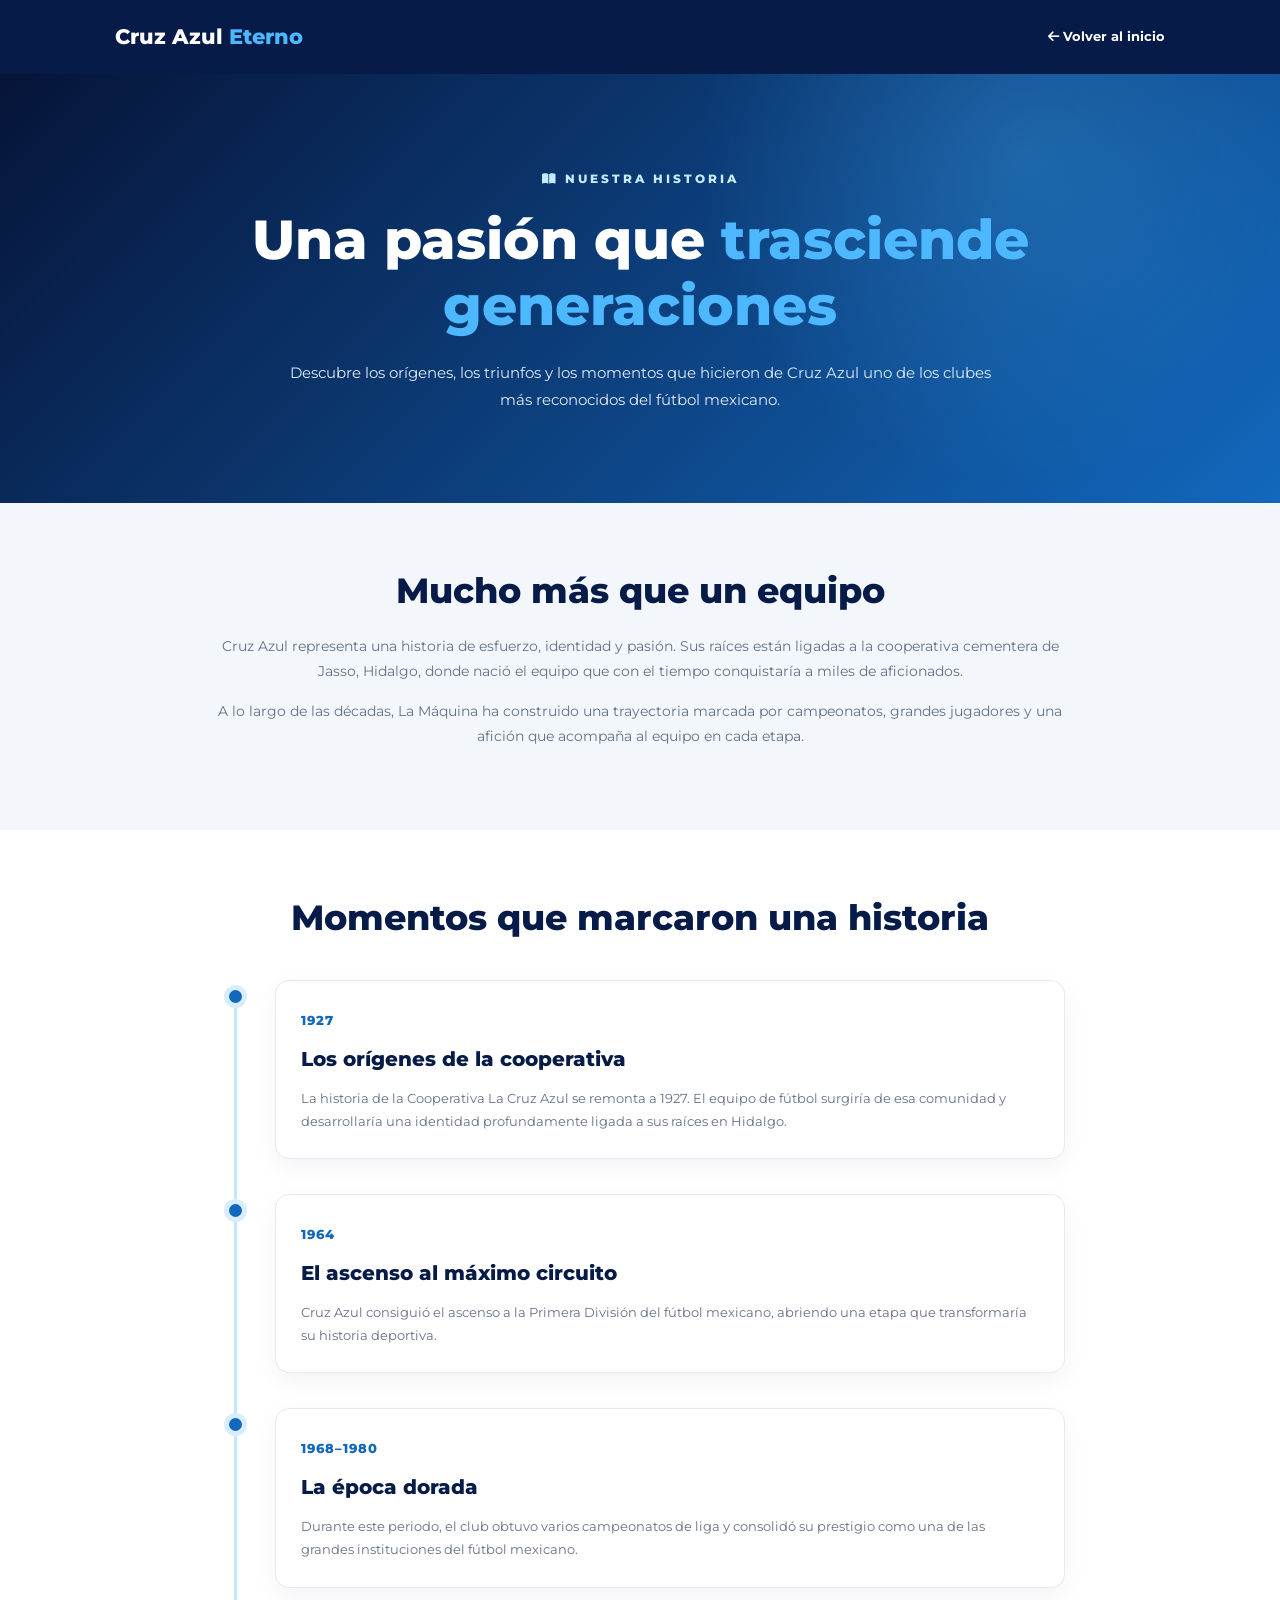
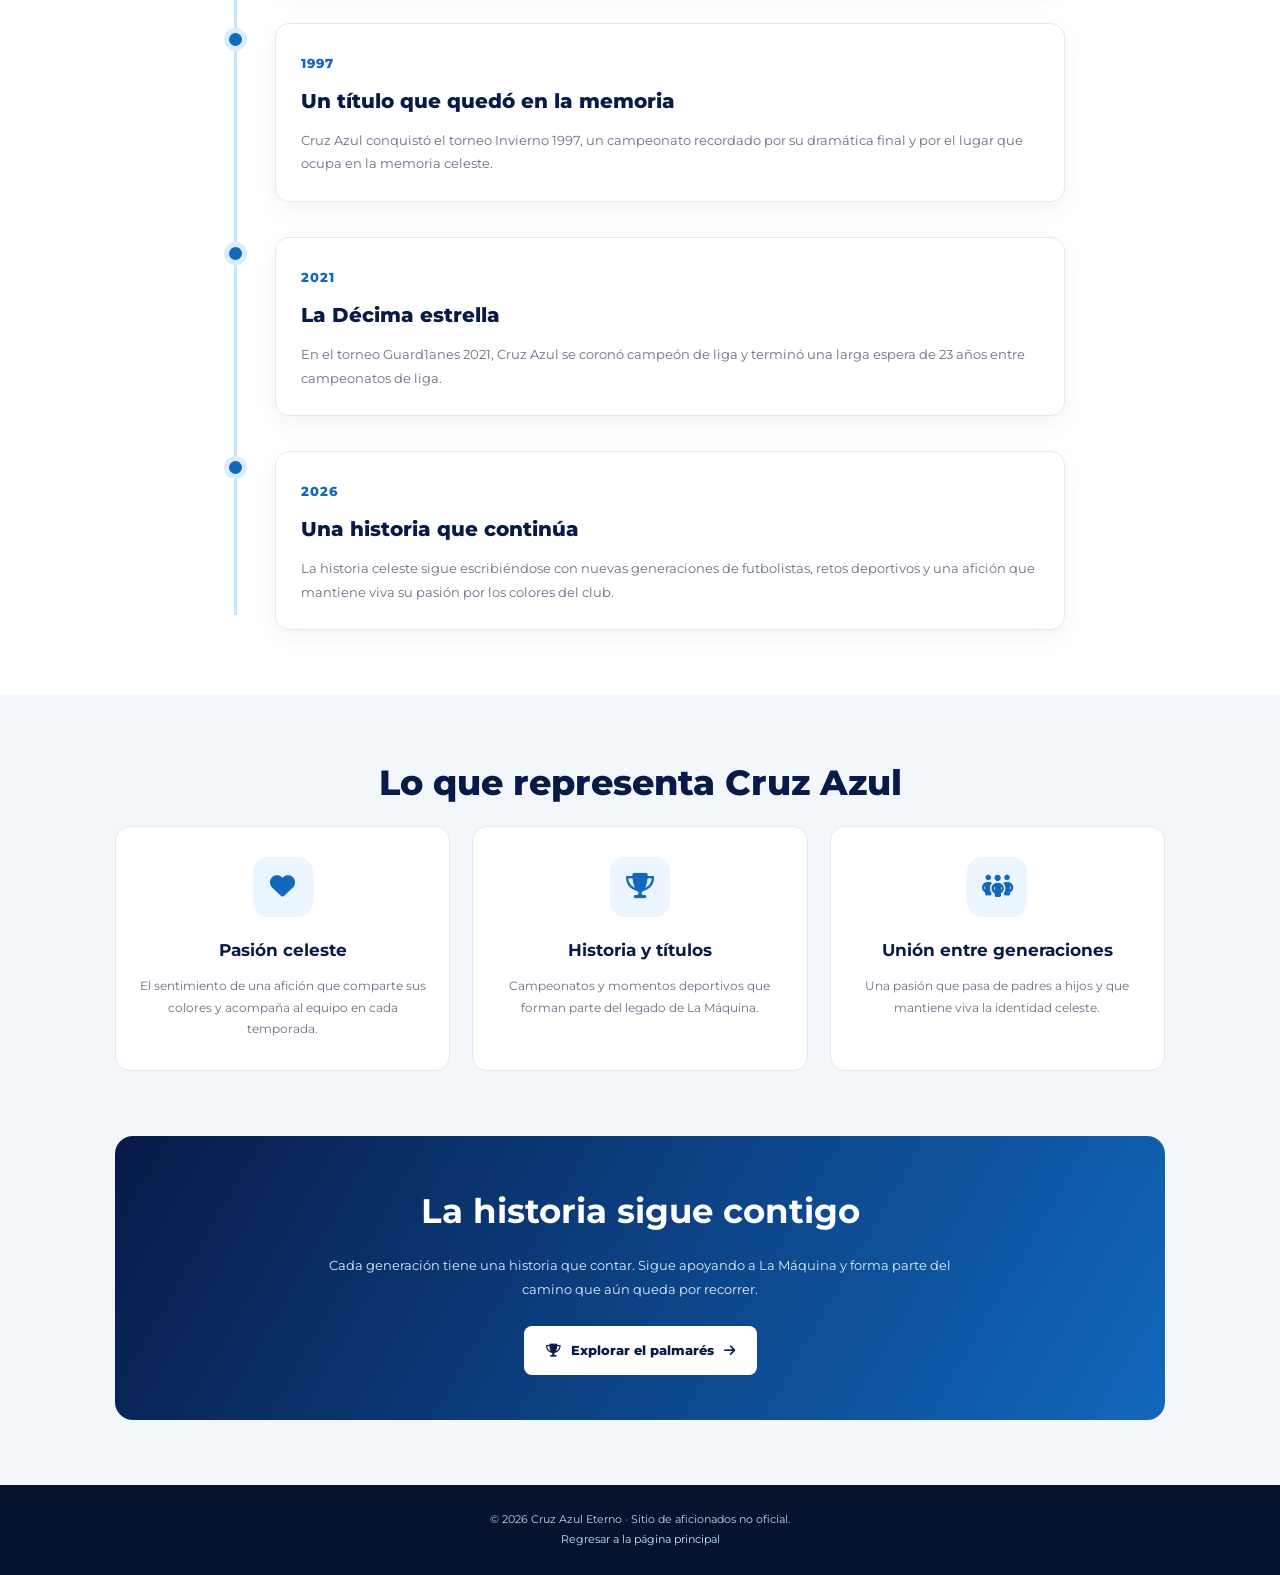
<file: historia.html>
<!DOCTYPE html>
<html lang="es">
<head>
    <meta charset="UTF-8">
    <meta name="viewport" content="width=device-width, initial-scale=1.0">
    <meta name="theme-color" content="#071b49">

    <title>Nuestra historia | Cruz Azul Eterno</title>

    <link href="https://fonts.googleapis.com/css2?family=Montserrat:wght@400;500;600;700;800&display=swap"
          rel="stylesheet">

    <link rel="stylesheet"
          href="https://cdnjs.cloudflare.com/ajax/libs/font-awesome/6.5.2/css/all.min.css">

    <style>
        :root {
            --azul: #071b49;
            --azul-claro: #1268bd;
            --celeste: #4db8ff;
            --fondo: #f3f6fb;
            --texto: #344054;
            --gris: #667085;
        }

        * {
            margin: 0;
            padding: 0;
            box-sizing: border-box;
        }

        html {
            scroll-behavior: smooth;
        }

        body {
            font-family: 'Montserrat', sans-serif;
            background: var(--fondo);
            color: var(--texto);
            line-height: 1.8;
        }

        a {
            text-decoration: none;
        }

        .contenedor {
            width: min(1050px, 92%);
            margin: auto;
        }

        header {
            background: var(--azul);
            padding: 18px 0;
        }

        .barra {
            display: flex;
            align-items: center;
            justify-content: space-between;
            gap: 20px;
        }

        .logo {
            color: white;
            font-size: 21px;
            font-weight: 800;
        }

        .logo span {
            color: var(--celeste);
        }

        .volver {
            color: white;
            font-size: 13px;
            font-weight: 700;
        }

        .volver:hover {
            color: var(--celeste);
        }

        .hero {
            padding: 90px 20px;
            text-align: center;
            color: white;
            background:
                radial-gradient(circle at 80% 20%,
                rgba(77,184,255,.25), transparent 30%),
                linear-gradient(135deg, #061438, #1268bd);
        }

        .etiqueta {
            display: inline-block;
            color: #c6eaff;
            font-size: 12px;
            font-weight: 800;
            letter-spacing: 3px;
            margin-bottom: 18px;
        }

        .hero h1 {
            max-width: 850px;
            margin: 0 auto 20px;
            font-size: clamp(32px, 5vw, 55px);
            line-height: 1.2;
            font-weight: 800;
        }

        .hero h1 span {
            color: var(--celeste);
        }

        .hero p {
            max-width: 720px;
            margin: auto;
            color: #e0ebfc;
            font-size: 15px;
        }

        .seccion {
            padding: 65px 0;
        }

        .introduccion {
            max-width: 850px;
            margin: auto;
            text-align: center;
        }

        .introduccion h2,
        .titulo-seccion {
            color: var(--azul);
            font-size: clamp(25px, 4vw, 35px);
            font-weight: 800;
            line-height: 1.3;
            margin-bottom: 20px;
        }

        .introduccion p {
            color: var(--gris);
            font-size: 14px;
            margin-bottom: 15px;
        }

        .linea-tiempo {
            position: relative;
            max-width: 850px;
            margin: 40px auto 0;
        }

        .linea-tiempo::before {
            content: "";
            position: absolute;
            left: 19px;
            top: 12px;
            bottom: 15px;
            width: 3px;
            background: #c6e5ff;
        }

        .momento {
            position: relative;
            padding: 0 0 35px 60px;
        }

        .momento:last-child {
            padding-bottom: 0;
        }

        .punto {
            position: absolute;
            top: 5px;
            left: 9px;
            width: 23px;
            height: 23px;
            border: 5px solid #d9edff;
            border-radius: 50%;
            background: var(--azul-claro);
            z-index: 1;
        }

        .momento-contenido {
            padding: 25px;
            border: 1px solid #e3eaf3;
            border-radius: 14px;
            background: white;
            box-shadow: 0 8px 25px rgba(7,27,73,.05);
        }

        .anio {
            display: inline-block;
            color: var(--azul-claro);
            font-size: 13px;
            font-weight: 800;
            letter-spacing: 1px;
            margin-bottom: 8px;
        }

        .momento h3 {
            color: var(--azul);
            font-size: 20px;
            font-weight: 800;
            margin-bottom: 10px;
        }

        .momento p {
            color: var(--gris);
            font-size: 13px;
        }

        .valores {
            background: white;
        }

        .valores h2 {
            text-align: center;
            margin-bottom: 35px;
        }

        .rejilla {
            display: grid;
            grid-template-columns: repeat(3, minmax(0, 1fr));
            gap: 22px;
        }

        .tarjeta {
            padding: 30px 22px;
            text-align: center;
            border: 1px solid #e5eaf2;
            border-radius: 15px;
            background: #fff;
            transition: transform .3s, box-shadow .3s;
        }

        .tarjeta:hover {
            transform: translateY(-5px);
            box-shadow: 0 12px 30px rgba(7,27,73,.09);
        }

        .tarjeta i {
            display: grid;
            place-items: center;
            width: 60px;
            height: 60px;
            margin: 0 auto 18px;
            border-radius: 15px;
            color: var(--azul-claro);
            background: #eaf5ff;
            font-size: 25px;
        }

        .tarjeta h3 {
            color: var(--azul);
            font-size: 17px;
            margin-bottom: 10px;
        }

        .tarjeta p {
            color: var(--gris);
            font-size: 12px;
        }

        .llamado {
            padding: 45px 25px;
            border-radius: 18px;
            text-align: center;
            color: white;
            background: linear-gradient(120deg, #071b49, #1268bd);
        }

        .llamado h2 {
            font-size: clamp(24px, 4vw, 34px);
            margin-bottom: 12px;
        }

        .llamado p {
            max-width: 650px;
            margin: 0 auto 25px;
            color: #e0ebfc;
            font-size: 13px;
        }

        .boton {
            display: inline-flex;
            align-items: center;
            justify-content: center;
            gap: 10px;
            padding: 13px 22px;
            border-radius: 8px;
            color: var(--azul);
            background: white;
            font-size: 13px;
            font-weight: 800;
            transition: transform .25s;
        }

        .boton:hover {
            color: var(--azul-claro);
            transform: translateY(-3px);
        }

        footer {
            margin-top: 65px;
            padding: 25px 0;
            text-align: center;
            color: #c5d2e7;
            background: #06132f;
            font-size: 11px;
        }

        @media (max-width: 700px) {
            .hero {
                padding: 65px 15px;
            }

            .rejilla {
                grid-template-columns: 1fr;
            }

            .seccion {
                padding: 45px 0;
            }

            .momento {
                padding-left: 48px;
            }

            .linea-tiempo::before {
                left: 15px;
            }

            .punto {
                left: 5px;
            }

            .momento-contenido {
                padding: 20px;
            }

            .logo {
                font-size: 17px;
            }
        }
    </style>
</head>

<body>

<header>
    <div class="contenedor barra">
        <a href="eterno.html" class="logo">
            Cruz Azul <span>Eterno</span>
        </a>

        <a href="eterno.html" class="volver">
            <i class="fa-solid fa-arrow-left"></i>
            Volver al inicio
        </a>
    </div>
</header>

<main>

    <section class="hero">
        <span class="etiqueta">
            <i class="fa-solid fa-book-open"></i>
            NUESTRA HISTORIA
        </span>

        <h1>
            Una pasión que <span>trasciende generaciones</span>
        </h1>

        <p>
            Descubre los orígenes, los triunfos y los momentos que
            hicieron de Cruz Azul uno de los clubes más reconocidos
            del fútbol mexicano.
        </p>
    </section>

    <section class="seccion">
        <div class="contenedor introduccion">

            <h2>Mucho más que un equipo</h2>

            <p>
                Cruz Azul representa una historia de esfuerzo, identidad
                y pasión. Sus raíces están ligadas a la cooperativa cementera
                de Jasso, Hidalgo, donde nació el equipo que con el tiempo
                conquistaría a miles de aficionados.
            </p>

            <p>
                A lo largo de las décadas, La Máquina ha construido una
                trayectoria marcada por campeonatos, grandes jugadores
                y una afición que acompaña al equipo en cada etapa.
            </p>

        </div>
    </section>

    <section class="seccion valores">
        <div class="contenedor">

            <h2 class="titulo-seccion">
                Momentos que marcaron una historia
            </h2>

            <div class="linea-tiempo">

                <article class="momento">
                    <span class="punto"></span>

                    <div class="momento-contenido">
                        <span class="anio">1927</span>
                        <h3>Los orígenes de la cooperativa</h3>
                        <p>
                            La historia de la Cooperativa La Cruz Azul
                            se remonta a 1927. El equipo de fútbol surgiría
                            de esa comunidad y desarrollaría una identidad
                            profundamente ligada a sus raíces en Hidalgo.
                        </p>
                    </div>
                </article>

                <article class="momento">
                    <span class="punto"></span>

                    <div class="momento-contenido">
                        <span class="anio">1964</span>
                        <h3>El ascenso al máximo circuito</h3>
                        <p>
                            Cruz Azul consiguió el ascenso a la Primera
                            División del fútbol mexicano, abriendo una
                            etapa que transformaría su historia deportiva.
                        </p>
                    </div>
                </article>

                <article class="momento">
                    <span class="punto"></span>

                    <div class="momento-contenido">
                        <span class="anio">1968–1980</span>
                        <h3>La época dorada</h3>
                        <p>
                            Durante este periodo, el club obtuvo varios
                            campeonatos de liga y consolidó su prestigio
                            como una de las grandes instituciones del fútbol
                            mexicano.
                        </p>
                    </div>
                </article>

                <article class="momento">
                    <span class="punto"></span>

                    <div class="momento-contenido">
                        <span class="anio">1997</span>
                        <h3>Un título que quedó en la memoria</h3>
                        <p>
                            Cruz Azul conquistó el torneo Invierno 1997,
                            un campeonato recordado por su dramática final
                            y por el lugar que ocupa en la memoria celeste.
                        </p>
                    </div>
                </article>

                <article class="momento">
                    <span class="punto"></span>

                    <div class="momento-contenido">
                        <span class="anio">2021</span>
                        <h3>La Décima estrella</h3>
                        <p>
                            En el torneo Guard1anes 2021, Cruz Azul se
                            coronó campeón de liga y terminó una larga
                            espera de 23 años entre campeonatos de liga.
                        </p>
                    </div>
                </article>

                <article class="momento">
                    <span class="punto"></span>

                    <div class="momento-contenido">
                        <span class="anio">2026</span>
                        <h3>Una historia que continúa</h3>
                        <p>
                            La historia celeste sigue escribiéndose con
                            nuevas generaciones de futbolistas, retos
                            deportivos y una afición que mantiene viva
                            su pasión por los colores del club.
                        </p>
                    </div>
                </article>

            </div>
        </div>
    </section>

    <section class="seccion">
        <div class="contenedor">

            <h2 class="titulo-seccion" style="text-align:center">
                Lo que representa Cruz Azul
            </h2>

            <div class="rejilla">

                <article class="tarjeta">
                    <i class="fa-solid fa-heart"></i>
                    <h3>Pasión celeste</h3>
                    <p>
                        El sentimiento de una afición que comparte
                        sus colores y acompaña al equipo en cada temporada.
                    </p>
                </article>

                <article class="tarjeta">
                    <i class="fa-solid fa-trophy"></i>
                    <h3>Historia y títulos</h3>
                    <p>
                        Campeonatos y momentos deportivos que forman
                        parte del legado de La Máquina.
                    </p>
                </article>

                <article class="tarjeta">
                    <i class="fa-solid fa-people-group"></i>
                    <h3>Unión entre generaciones</h3>
                    <p>
                        Una pasión que pasa de padres a hijos y que
                        mantiene viva la identidad celeste.
                    </p>
                </article>

            </div>

        </div>
    </section>

    <section class="contenedor">
        <div class="llamado">

            <h2>La historia sigue contigo</h2>

            <p>
                Cada generación tiene una historia que contar.
                Sigue apoyando a La Máquina y forma parte del camino
                que aún queda por recorrer.
            </p>

            <a href="titulos.html" class="boton">
                <i class="fa-solid fa-trophy"></i>
                Explorar el palmarés
                <i class="fa-solid fa-arrow-right"></i>
            </a>

        </div>
    </section>

</main>

<footer>
    <div class="contenedor">
        © 2026 Cruz Azul Eterno · Sitio de aficionados no oficial.
        <br>
        <a href="eterno.html" style="color:#c5e9ff">
            Regresar a la página principal
        </a>
    </div>
</footer>

</body>
</html>
</file>
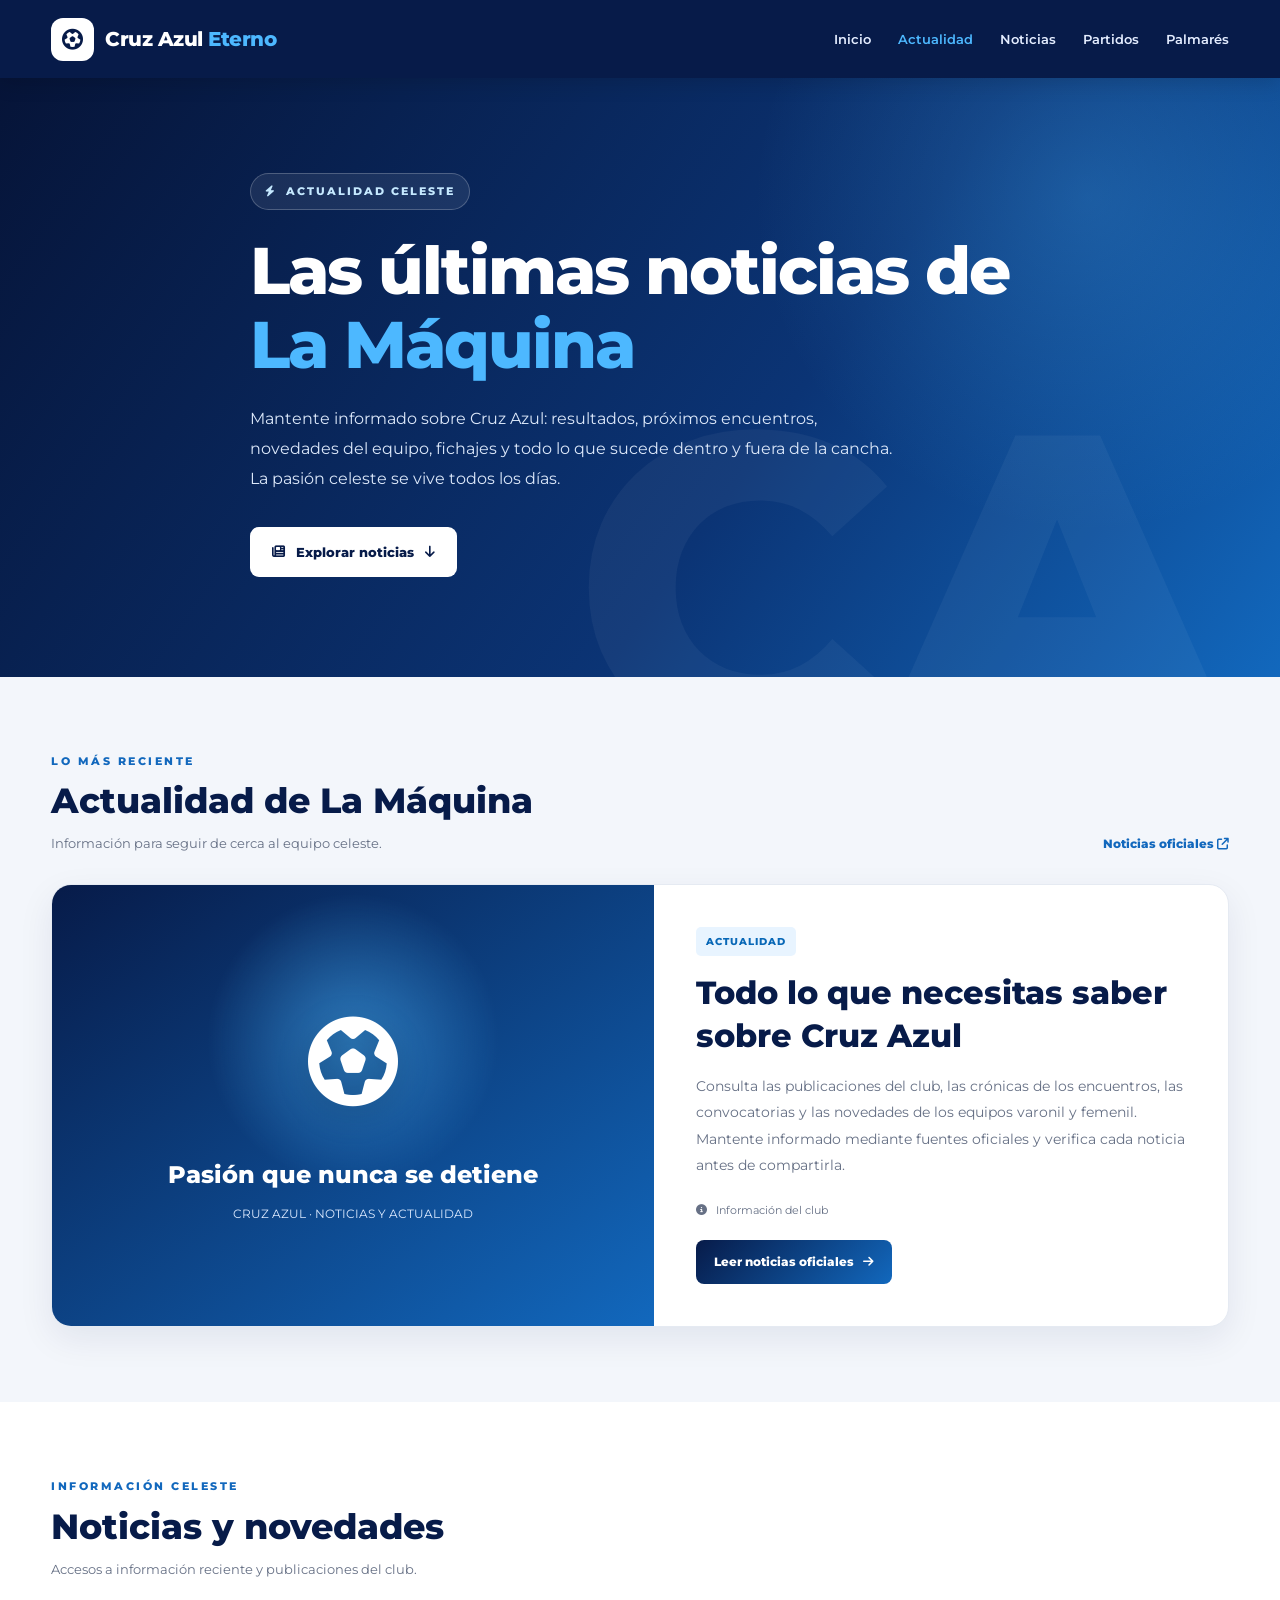
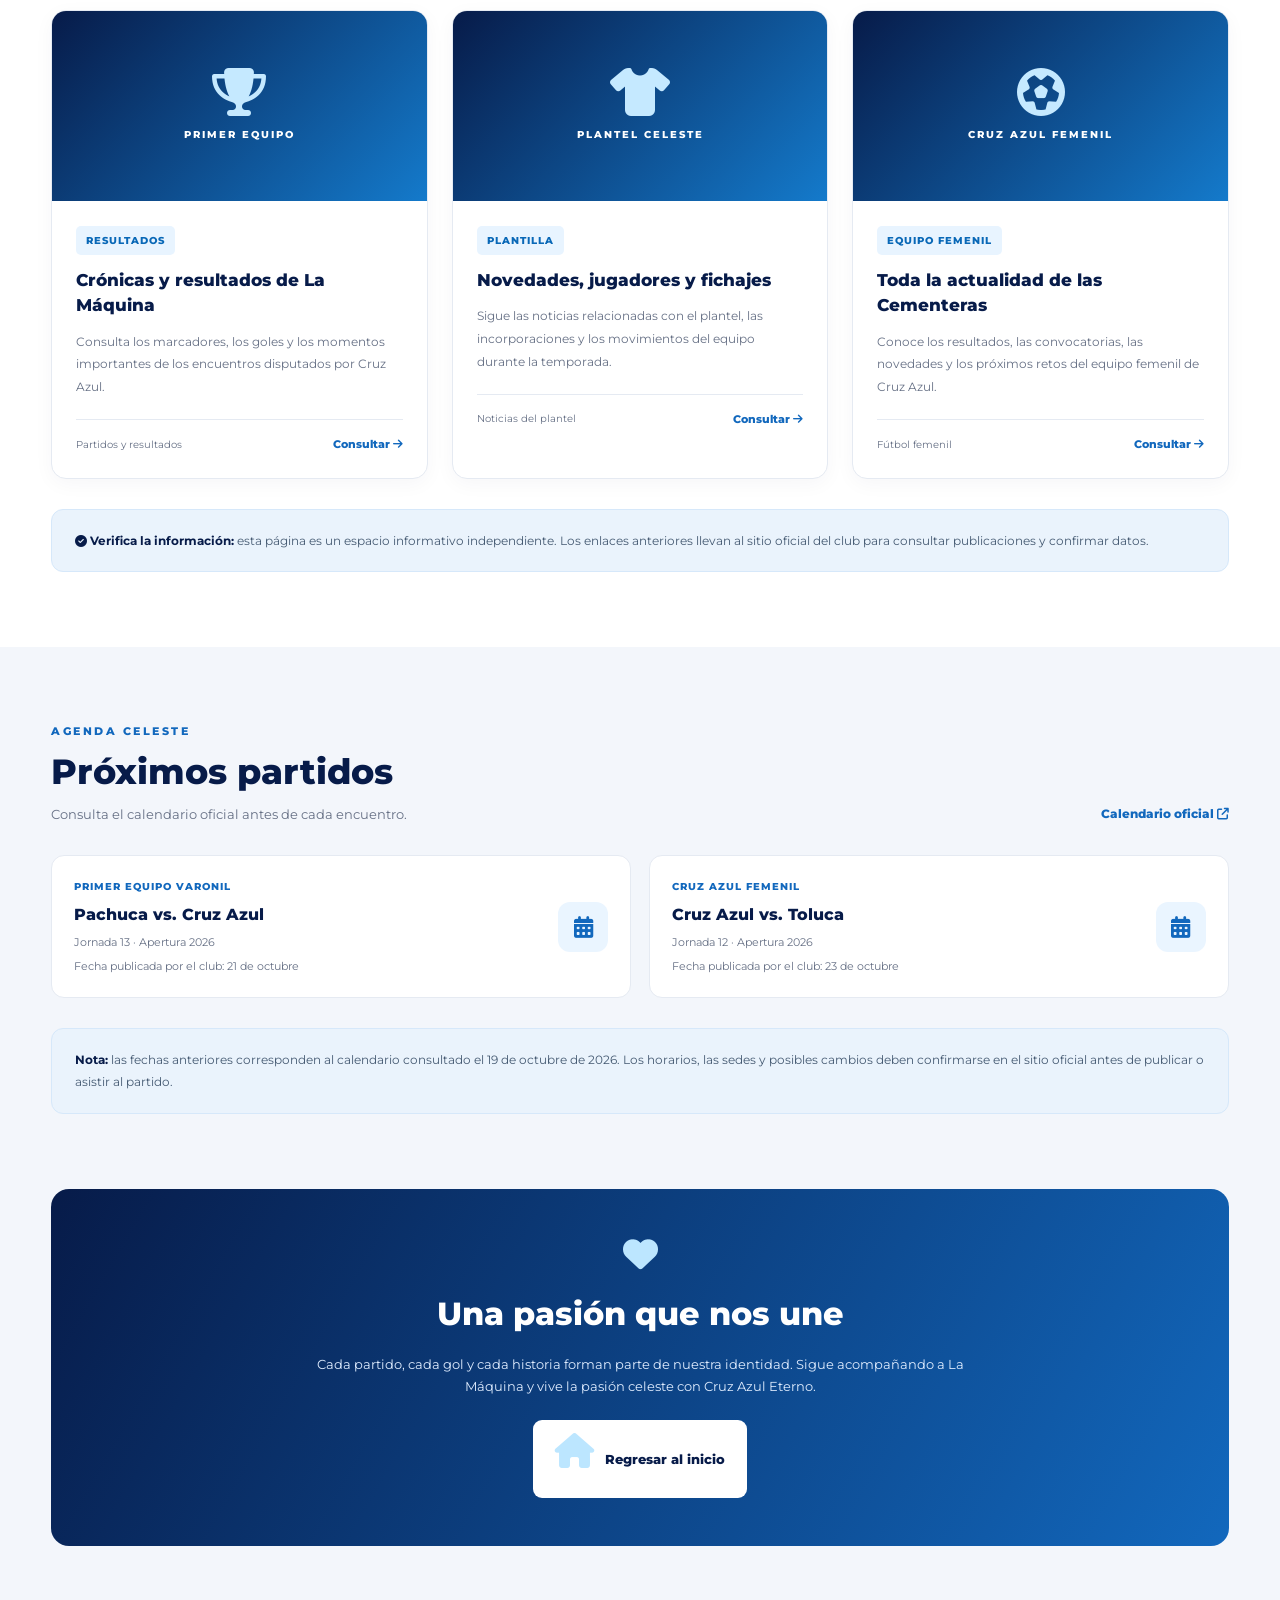
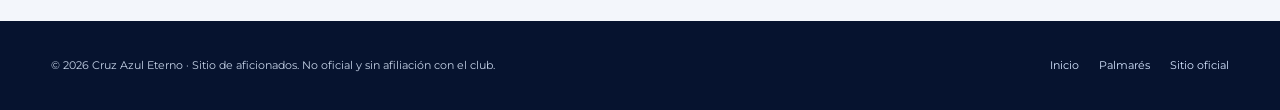
<file: noticias.html>
<!DOCTYPE html>
<html lang="es">
<head>
    <meta charset="UTF-8">
    <meta name="viewport" content="width=device-width, initial-scale=1.0">

    <meta name="description" content="Cruz Azul Eterno: noticias, resultados, fichajes y actualidad de La Máquina Celeste.">

    <meta name="theme-color" content="#071b49">

    <title>Actualidad | Cruz Azul Eterno</title>

    <link rel="preconnect" href="https://fonts.googleapis.com">
    <link href="https://fonts.googleapis.com/css2?family=Montserrat:wght@400;500;600;700;800&display=swap" rel="stylesheet">

    <link rel="stylesheet"
          href="https://cdnjs.cloudflare.com/ajax/libs/font-awesome/6.5.2/css/all.min.css">

    <style>
        :root {
            --azul: #071b49;
            --azul-claro: #1268bd;
            --celeste: #4db8ff;
            --blanco: #ffffff;
            --fondo: #f3f6fb;
            --texto: #263449;
            --gris: #667085;
            --borde: #e5eaf2;
            --sombra: 0 12px 35px rgba(7, 27, 73, .08);
        }

        * {
            margin: 0;
            padding: 0;
            box-sizing: border-box;
        }

        html {
            scroll-behavior: smooth;
            scroll-padding-top: 90px;
        }

        body {
            font-family: 'Montserrat', sans-serif;
            background: var(--fondo);
            color: var(--texto);
            line-height: 1.7;
        }

        a {
            text-decoration: none;
        }

        img {
            display: block;
            max-width: 100%;
        }

        .contenedor {
            width: min(1180px, 92%);
            margin: 0 auto;
        }

        /* ENCABEZADO */

        .encabezado {
            background: var(--azul);
            color: var(--blanco);
            position: sticky;
            top: 0;
            z-index: 1000;
            box-shadow: 0 4px 20px rgba(0, 0, 0, .15);
        }

        .barra {
            min-height: 78px;
            display: flex;
            align-items: center;
            justify-content: space-between;
            gap: 25px;
        }

        .marca {
            color: var(--blanco);
            font-size: 20px;
            font-weight: 800;
            letter-spacing: -.5px;
            display: flex;
            align-items: center;
            gap: 11px;
        }

        .marca-icono {
            width: 43px;
            height: 43px;
            display: grid;
            place-items: center;
            border-radius: 12px;
            color: var(--azul);
            background: var(--blanco);
            font-size: 21px;
        }

        .marca span span {
            color: var(--celeste);
        }

        .navegacion {
            display: flex;
            align-items: center;
            gap: 27px;
        }

        .navegacion a {
            color: #e4edff;
            font-size: 13px;
            font-weight: 600;
            transition: color .25s ease;
        }

        .navegacion a:hover,
        .navegacion a.activo {
            color: var(--celeste);
        }

        .boton-menu {
            display: none;
            border: 0;
            background: transparent;
            color: white;
            font-size: 25px;
            cursor: pointer;
        }

        /* PORTADA */

        .portada {
            position: relative;
            overflow: hidden;
            padding: 95px 0 100px;
            color: var(--blanco);
            background:
                radial-gradient(circle at 85% 20%, rgba(77, 184, 255, .24), transparent 28%),
                linear-gradient(125deg, #061438 0%, #0b3475 60%, #1268bd 100%);
        }

        .portada::after {
            content: "CA";
            position: absolute;
            right: 4%;
            bottom: -125px;
            font-size: clamp(220px, 34vw, 460px);
            font-weight: 800;
            line-height: 1;
            color: rgba(255, 255, 255, .045);
            pointer-events: none;
        }

        .portada-contenido {
            position: relative;
            z-index: 1;
            max-width: 780px;
        }

        .etiqueta-portada {
            display: inline-flex;
            align-items: center;
            gap: 9px;
            padding: 8px 14px;
            border: 1px solid rgba(255, 255, 255, .22);
            background: rgba(255, 255, 255, .08);
            border-radius: 30px;
            font-size: 11px;
            font-weight: 800;
            letter-spacing: 2px;
            color: #c5e9ff;
            margin-bottom: 24px;
        }

        .portada h1 {
            font-size: clamp(36px, 6vw, 66px);
            font-weight: 800;
            line-height: 1.12;
            letter-spacing: -2px;
            margin-bottom: 22px;
        }

        .portada h1 span {
            color: var(--celeste);
        }

        .portada p {
            max-width: 650px;
            color: #dce8fa;
            font-size: 16px;
            line-height: 1.9;
            margin-bottom: 32px;
        }

        .boton-principal {
            display: inline-flex;
            align-items: center;
            gap: 11px;
            padding: 14px 22px;
            border-radius: 9px;
            background: var(--blanco);
            color: var(--azul);
            font-weight: 800;
            font-size: 13px;
            transition: transform .25s, box-shadow .25s;
        }

        .boton-principal:hover {
            transform: translateY(-3px);
            box-shadow: 0 10px 25px rgba(0, 0, 0, .2);
        }

        /* CONTENIDO */

        .seccion {
            padding: 75px 0;
        }

        .encabezado-seccion {
            display: flex;
            justify-content: space-between;
            align-items: end;
            gap: 20px;
            margin-bottom: 30px;
        }

        .subtitulo {
            display: block;
            color: var(--azul-claro);
            text-transform: uppercase;
            letter-spacing: 2.5px;
            font-size: 11px;
            font-weight: 800;
            margin-bottom: 9px;
        }

        .encabezado-seccion h2 {
            color: var(--azul);
            font-size: clamp(25px, 4vw, 35px);
            font-weight: 800;
            line-height: 1.25;
        }

        .encabezado-seccion p {
            color: var(--gris);
            font-size: 13px;
            margin-top: 9px;
        }

        .enlace-oficial {
            color: var(--azul-claro);
            font-size: 12px;
            font-weight: 800;
            white-space: nowrap;
        }

        .enlace-oficial:hover {
            color: var(--azul);
        }

        /* NOTICIA DESTACADA */

        .destacada {
            display: grid;
            grid-template-columns: 1.05fr 1fr;
            background: var(--blanco);
            border-radius: 20px;
            overflow: hidden;
            box-shadow: var(--sombra);
            border: 1px solid var(--borde);
        }

        .destacada-imagen {
            min-height: 350px;
            display: flex;
            align-items: center;
            justify-content: center;
            padding: 35px;
            text-align: center;
            color: white;
            background:
                radial-gradient(circle at 50% 35%, rgba(77, 184, 255, .5), transparent 35%),
                linear-gradient(145deg, #071b49, #1268bd);
        }

        .destacada-imagen .icono-grande {
            font-size: 90px;
            margin-bottom: 15px;
            filter: drop-shadow(0 8px 15px rgba(0, 0, 0, .2));
        }

        .destacada-imagen h3 {
            font-size: 24px;
            font-weight: 800;
        }

        .destacada-imagen p {
            color: #dceaff;
            font-size: 12px;
            margin-top: 8px;
        }

        .destacada-texto {
            padding: 42px;
            display: flex;
            flex-direction: column;
            align-items: flex-start;
            justify-content: center;
        }

        .categoria {
            display: inline-block;
            color: #0968b7;
            background: #e8f4ff;
            border-radius: 5px;
            padding: 6px 10px;
            font-size: 10px;
            font-weight: 800;
            letter-spacing: 1px;
            margin-bottom: 15px;
        }

        .destacada-texto h3 {
            color: var(--azul);
            font-size: clamp(23px, 3vw, 32px);
            line-height: 1.35;
            font-weight: 800;
            margin-bottom: 15px;
        }

        .destacada-texto p {
            color: var(--gris);
            font-size: 14px;
            line-height: 1.9;
            margin-bottom: 22px;
        }

        .fecha {
            color: var(--gris);
            font-size: 11px;
            margin-bottom: 20px;
        }

        .fecha i {
            margin-right: 6px;
        }

        .boton-noticia {
            display: inline-flex;
            align-items: center;
            gap: 9px;
            padding: 12px 18px;
            color: white;
            background: linear-gradient(135deg, var(--azul), var(--azul-claro));
            border-radius: 8px;
            font-size: 12px;
            font-weight: 800;
            transition: transform .25s;
        }

        .boton-noticia:hover {
            color: white;
            transform: translateY(-3px);
        }

        /* TARJETAS */

        .fondo-blanco {
            background: white;
        }

        .rejilla-noticias {
            display: grid;
            grid-template-columns: repeat(3, minmax(0, 1fr));
            gap: 24px;
        }

        .tarjeta {
            overflow: hidden;
            background: white;
            border: 1px solid var(--borde);
            border-radius: 15px;
            box-shadow: 0 5px 20px rgba(7, 27, 73, .04);
            transition: transform .3s, box-shadow .3s;
        }

        .tarjeta:hover {
            transform: translateY(-6px);
            box-shadow: var(--sombra);
        }

        .tarjeta-imagen {
            height: 190px;
            display: flex;
            align-items: center;
            justify-content: center;
            flex-direction: column;
            gap: 10px;
            color: white;
            background: linear-gradient(135deg, #071b49, #147acb);
        }

        .tarjeta-imagen i {
            font-size: 48px;
            color: #c5e9ff;
        }

        .tarjeta-imagen span {
            font-size: 10px;
            font-weight: 800;
            letter-spacing: 2px;
        }

        .tarjeta-contenido {
            padding: 24px;
        }

        .tarjeta-contenido .categoria {
            margin-bottom: 13px;
        }

        .tarjeta-contenido h3 {
            color: var(--azul);
            font-size: 17px;
            line-height: 1.5;
            font-weight: 800;
            margin-bottom: 12px;
        }

        .tarjeta-contenido p {
            color: var(--gris);
            font-size: 12px;
            line-height: 1.9;
            margin-bottom: 20px;
        }

        .tarjeta-pie {
            display: flex;
            align-items: center;
            justify-content: space-between;
            gap: 12px;
            padding-top: 15px;
            border-top: 1px solid var(--borde);
        }

        .tarjeta-pie span {
            color: var(--gris);
            font-size: 10px;
        }

        .tarjeta-pie a {
            color: var(--azul-claro);
            font-size: 11px;
            font-weight: 800;
        }

        /* AGENDA */

        .agenda {
            display: grid;
            grid-template-columns: repeat(2, minmax(0, 1fr));
            gap: 18px;
        }

        .partido {
            display: flex;
            align-items: center;
            justify-content: space-between;
            gap: 18px;
            background: white;
            border: 1px solid var(--borde);
            border-radius: 13px;
            padding: 22px;
        }

        .partido-info small {
            display: block;
            color: var(--azul-claro);
            font-size: 10px;
            font-weight: 800;
            letter-spacing: 1px;
            margin-bottom: 6px;
        }

        .partido-info h3 {
            color: var(--azul);
            font-size: 16px;
            font-weight: 800;
        }

        .partido-info p {
            color: var(--gris);
            font-size: 11px;
            margin-top: 5px;
        }

        .partido-icono {
            width: 50px;
            height: 50px;
            flex-shrink: 0;
            display: grid;
            place-items: center;
            color: var(--azul-claro);
            background: #eaf5ff;
            border-radius: 12px;
            font-size: 22px;
        }

        /* FUENTES */

        .fuente-noticias {
            margin-top: 30px;
            padding: 20px 23px;
            background: #eaf3fc;
            border: 1px solid #d6e8fa;
            border-radius: 12px;
            color: #455a72;
            font-size: 12px;
            line-height: 1.8;
        }

        .fuente-noticias strong {
            color: var(--azul);
        }

        .fuente-noticias a {
            color: var(--azul-claro);
            font-weight: 800;
        }

        /* LLAMADO FINAL */

        .llamado {
            padding: 48px 25px;
            color: white;
            text-align: center;
            border-radius: 18px;
            background: linear-gradient(120deg, #071b49, #1268bd);
        }

        .llamado i {
            font-size: 35px;
            color: #bce6ff;
            margin-bottom: 15px;
        }

        .llamado h2 {
            font-size: clamp(23px, 4vw, 32px);
            font-weight: 800;
            margin-bottom: 12px;
        }

        .llamado p {
            max-width: 650px;
            margin: 0 auto 23px;
            color: #e0edff;
            font-size: 13px;
        }

        .llamado .boton-principal {
            justify-content: center;
        }

        /* PIE DE PÁGINA */

        .pie {
            margin-top: 75px;
            padding: 35px 0;
            color: #c5d2e7;
            background: #06132f;
        }

        .pie-contenido {
            display: flex;
            justify-content: space-between;
            align-items: center;
            gap: 20px;
        }

        .pie p {
            font-size: 11px;
        }

        .pie-enlaces {
            display: flex;
            gap: 20px;
            flex-wrap: wrap;
        }

        .pie-enlaces a {
            color: #d5e5ff;
            font-size: 11px;
        }

        .pie-enlaces a:hover {
            color: var(--celeste);
        }

        /* RESPONSIVE */

        @media (max-width: 900px) {
            .navegacion {
                gap: 15px;
            }

            .navegacion a {
                font-size: 11px;
            }

            .destacada {
                grid-template-columns: 1fr 1fr;
            }

            .destacada-texto {
                padding: 28px;
            }

            .rejilla-noticias {
                grid-template-columns: repeat(2, minmax(0, 1fr));
            }
        }

        @media (max-width: 650px) {
            .barra {
                min-height: 70px;
            }

            .marca {
                font-size: 17px;
            }

            .boton-menu {
                display: block;
            }

            .navegacion {
                display: none;
                position: absolute;
                top: 70px;
                left: 0;
                width: 100%;
                padding: 18px 5%;
                background: var(--azul);
                flex-direction: column;
                align-items: stretch;
                gap: 0;
                box-shadow: 0 12px 20px rgba(0, 0, 0, .15);
            }

            .navegacion.abierto {
                display: flex;
            }

            .navegacion a {
                padding: 12px 0;
                font-size: 13px;
                border-bottom: 1px solid rgba(255, 255, 255, .08);
            }

            .portada {
                padding: 70px 0;
            }

            .portada h1 {
                letter-spacing: -1px;
            }

            .portada p {
                font-size: 14px;
            }

            .seccion {
                padding: 52px 0;
            }

            .encabezado-seccion {
                align-items: flex-start;
                flex-direction: column;
            }

            .destacada {
                grid-template-columns: 1fr;
            }

            .destacada-imagen {
                min-height: 230px;
            }

            .destacada-imagen .icono-grande {
                font-size: 65px;
            }

            .destacada-texto {
                padding: 26px 23px;
            }

            .rejilla-noticias,
            .agenda {
                grid-template-columns: 1fr;
            }

            .tarjeta-imagen {
                height: 210px;
            }

            .partido {
                padding: 18px;
            }

            .pie-contenido {
                flex-direction: column;
                text-align: center;
            }

            .pie-enlaces {
                justify-content: center;
            }
        }
    </style>
</head>

<body>

    <!-- ENCABEZADO -->
    <header class="encabezado">
        <div class="contenedor barra">

            <a href="eterno.html" class="marca">
                <span class="marca-icono">
                    <i class="fa-solid fa-futbol"></i>
                </span>
                <span>Cruz Azul <span>Eterno</span></span>
            </a>

            <button class="boton-menu"
                    id="botonMenu"
                    aria-label="Abrir menú"
                    aria-expanded="false"
                    aria-controls="navegacion">
                <i class="fa-solid fa-bars"></i>
            </button>

            <nav class="navegacion" id="navegacion">
                <a href="eterno.html">Inicio</a>
                <a href="#destacadas" class="activo">Actualidad</a>
                <a href="#noticias">Noticias</a>
                <a href="#partidos">Partidos</a>
                <a href="titulos.html">Palmarés</a>
            </nav>

        </div>
    </header>

    <main>

        <!-- PORTADA -->
        <section class="portada">
            <div class="contenedor portada-contenido">

                <div class="etiqueta-portada">
                    <i class="fa-solid fa-bolt"></i>
                    ACTUALIDAD CELESTE
                </div>

                <h1>
                    Las últimas noticias de
                    <span>La Máquina</span>
                </h1>

                <p>
                    Mantente informado sobre Cruz Azul: resultados,
                    próximos encuentros, novedades del equipo, fichajes
                    y todo lo que sucede dentro y fuera de la cancha.
                    La pasión celeste se vive todos los días.
                </p>

                <a href="#noticias" class="boton-principal">
                    <i class="fa-solid fa-newspaper"></i>
                    Explorar noticias
                    <i class="fa-solid fa-arrow-down"></i>
                </a>

            </div>
        </section>

        <!-- NOTICIA DESTACADA -->
        <section class="seccion" id="destacadas">
            <div class="contenedor">

                <div class="encabezado-seccion">
                    <div>
                        <span class="subtitulo">Lo más reciente</span>
                        <h2>Actualidad de La Máquina</h2>
                        <p>Información para seguir de cerca al equipo celeste.</p>
                    </div>

                    <a class="enlace-oficial"
                       href="https://cfcruzazul.com/plantel/actualidad/"
                       target="_blank"
                       rel="noopener noreferrer">
                        Noticias oficiales
                        <i class="fa-solid fa-arrow-up-right-from-square"></i>
                    </a>
                </div>

                <article class="destacada">

                    <div class="destacada-imagen">
                        <div>
                            <div class="icono-grande">
                                <i class="fa-solid fa-futbol"></i>
                            </div>
                            <h3>Pasión que nunca se detiene</h3>
                            <p>CRUZ AZUL · NOTICIAS Y ACTUALIDAD</p>
                        </div>
                    </div>

                    <div class="destacada-texto">
                        <span class="categoria">ACTUALIDAD</span>

                        <h3>
                            Todo lo que necesitas saber sobre Cruz Azul
                        </h3>

                        <p>
                            Consulta las publicaciones del club, las crónicas
                            de los encuentros, las convocatorias y las novedades
                            de los equipos varonil y femenil. Mantente informado
                            mediante fuentes oficiales y verifica cada noticia
                            antes de compartirla.
                        </p>

                        <span class="fecha">
                            <i class="fa-solid fa-circle-info"></i>
                            Información del club
                        </span>

                        <a href="https://cfcruzazul.com/plantel/actualidad/"
                           target="_blank"
                           rel="noopener noreferrer"
                           class="boton-noticia">
                            Leer noticias oficiales
                            <i class="fa-solid fa-arrow-right"></i>
                        </a>
                    </div>

                </article>

            </div>
        </section>

        <!-- NOTICIAS -->
        <section class="seccion fondo-blanco" id="noticias">
            <div class="contenedor">

                <div class="encabezado-seccion">
                    <div>
                        <span class="subtitulo">Información celeste</span>
                        <h2>Noticias y novedades</h2>
                        <p>Accesos a información reciente y publicaciones del club.</p>
                    </div>
                </div>

                <div class="rejilla-noticias">

                    <!-- NOTICIA 1 -->
                    <article class="tarjeta">
                        <div class="tarjeta-imagen">
                            <i class="fa-solid fa-trophy"></i>
                            <span>PRIMER EQUIPO</span>
                        </div>

                        <div class="tarjeta-contenido">
                            <span class="categoria">RESULTADOS</span>

                            <h3>
                                Crónicas y resultados de La Máquina
                            </h3>

                            <p>
                                Consulta los marcadores, los goles y los
                                momentos importantes de los encuentros
                                disputados por Cruz Azul.
                            </p>

                            <div class="tarjeta-pie">
                                <span>Partidos y resultados</span>

                                <a href="https://cfcruzazul.com/noticias/"
                                   target="_blank"
                                   rel="noopener noreferrer">
                                    Consultar
                                    <i class="fa-solid fa-arrow-right"></i>
                                </a>
                            </div>
                        </div>
                    </article>

                    <!-- NOTICIA 2 -->
                    <article class="tarjeta">
                        <div class="tarjeta-imagen">
                            <i class="fa-solid fa-shirt"></i>
                            <span>PLANTEL CELESTE</span>
                        </div>

                        <div class="tarjeta-contenido">
                            <span class="categoria">PLANTILLA</span>

                            <h3>
                                Novedades, jugadores y fichajes
                            </h3>

                            <p>
                                Sigue las noticias relacionadas con el plantel,
                                las incorporaciones y los movimientos del
                                equipo durante la temporada.
                            </p>

                            <div class="tarjeta-pie">
                                <span>Noticias del plantel</span>

                                <a href="https://cfcruzazul.com/plantel/actualidad/"
                                   target="_blank"
                                   rel="noopener noreferrer">
                                    Consultar
                                    <i class="fa-solid fa-arrow-right"></i>
                                </a>
                            </div>
                        </div>
                    </article>

                    <!-- NOTICIA 3 -->
                    <article class="tarjeta">
                        <div class="tarjeta-imagen">
                            <i class="fa-solid fa-futbol"></i>
                            <span>CRUZ AZUL FEMENIL</span>
                        </div>

                        <div class="tarjeta-contenido">
                            <span class="categoria">EQUIPO FEMENIL</span>

                            <h3>
                                Toda la actualidad de las Cementeras
                            </h3>

                            <p>
                                Conoce los resultados, las convocatorias,
                                las novedades y los próximos retos del
                                equipo femenil de Cruz Azul.
                            </p>

                            <div class="tarjeta-pie">
                                <span>Fútbol femenil</span>

                                <a href="https://cfcruzazul.com/noticias/"
                                   target="_blank"
                                   rel="noopener noreferrer">
                                    Consultar
                                    <i class="fa-solid fa-arrow-right"></i>
                                </a>
                            </div>
                        </div>
                    </article>

                </div>

                <div class="fuente-noticias">
                    <strong>
                        <i class="fa-solid fa-circle-check"></i>
                        Verifica la información:
                    </strong>
                    esta página es un espacio informativo independiente.
                    Los enlaces anteriores llevan al sitio oficial del club
                    para consultar publicaciones y confirmar datos.
                </div>

            </div>
        </section>

        <!-- PRÓXIMOS PARTIDOS -->
        <section class="seccion" id="partidos">
            <div class="contenedor">

                <div class="encabezado-seccion">
                    <div>
                        <span class="subtitulo">Agenda celeste</span>
                        <h2>Próximos partidos</h2>
                        <p>Consulta el calendario oficial antes de cada encuentro.</p>
                    </div>

                    <a class="enlace-oficial"
                       href="https://cfcruzazul.com/"
                       target="_blank"
                       rel="noopener noreferrer">
                        Calendario oficial
                        <i class="fa-solid fa-arrow-up-right-from-square"></i>
                    </a>
                </div>

                <div class="agenda">

                    <article class="partido">
                        <div class="partido-info">
                            <small>PRIMER EQUIPO VARONIL</small>
                            <h3>Pachuca vs. Cruz Azul</h3>
                            <p>Jornada 13 · Apertura 2026</p>
                            <p>Fecha publicada por el club: 21 de octubre</p>
                        </div>

                        <div class="partido-icono">
                            <i class="fa-solid fa-calendar-days"></i>
                        </div>
                    </article>

                    <article class="partido">
                        <div class="partido-info">
                            <small>CRUZ AZUL FEMENIL</small>
                            <h3>Cruz Azul vs. Toluca</h3>
                            <p>Jornada 12 · Apertura 2026</p>
                            <p>Fecha publicada por el club: 23 de octubre</p>
                        </div>

                        <div class="partido-icono">
                            <i class="fa-solid fa-calendar-days"></i>
                        </div>
                    </article>

                </div>

                <div class="fuente-noticias">
                    <strong>Nota:</strong> las fechas anteriores corresponden
                    al calendario consultado el 19 de octubre de 2026.
                    Los horarios, las sedes y posibles cambios deben confirmarse
                    en el sitio oficial antes de publicar o asistir al partido.
                </div>

            </div>
        </section>

        <!-- LLAMADO FINAL -->
        <section class="contenedor">
            <div class="llamado">
                <i class="fa-solid fa-heart"></i>

                <h2>Una pasión que nos une</h2>

                <p>
                    Cada partido, cada gol y cada historia forman parte
                    de nuestra identidad. Sigue acompañando a La Máquina
                    y vive la pasión celeste con Cruz Azul Eterno.
                </p>

                <a href="eterno.html" class="boton-principal">
                    <i class="fa-solid fa-house"></i>
                    Regresar al inicio
                </a>
            </div>
        </section>

    </main>

    <!-- PIE DE PÁGINA -->
    <footer class="pie">
        <div class="contenedor pie-contenido">

            <p>
                © 2026 Cruz Azul Eterno · Sitio de aficionados.
                No oficial y sin afiliación con el club.
            </p>

            <div class="pie-enlaces">
                <a href="eterno.html">Inicio</a>
                <a href="titulos.html">Palmarés</a>
                <a href="https://cfcruzazul.com/"
                   target="_blank"
                   rel="noopener noreferrer">
                    Sitio oficial
                </a>
            </div>

        </div>
    </footer>

    <script>
        const botonMenu = document.getElementById('botonMenu');
        const navegacion = document.getElementById('navegacion');

        botonMenu.addEventListener('click', function () {
            const abierto = navegacion.classList.toggle('abierto');

            botonMenu.setAttribute('aria-expanded', abierto);
            botonMenu.innerHTML = abierto
                ? '<i class="fa-solid fa-xmark"></i>'
                : '<i class="fa-solid fa-bars"></i>';
        });

        navegacion.querySelectorAll('a').forEach(function (enlace) {
            enlace.addEventListener('click', function () {
                navegacion.classList.remove('abierto');
                botonMenu.setAttribute('aria-expanded', 'false');
                botonMenu.innerHTML = '<i class="fa-solid fa-bars"></i>';
            });
        });
    </script>

</body>
</html>
</file>
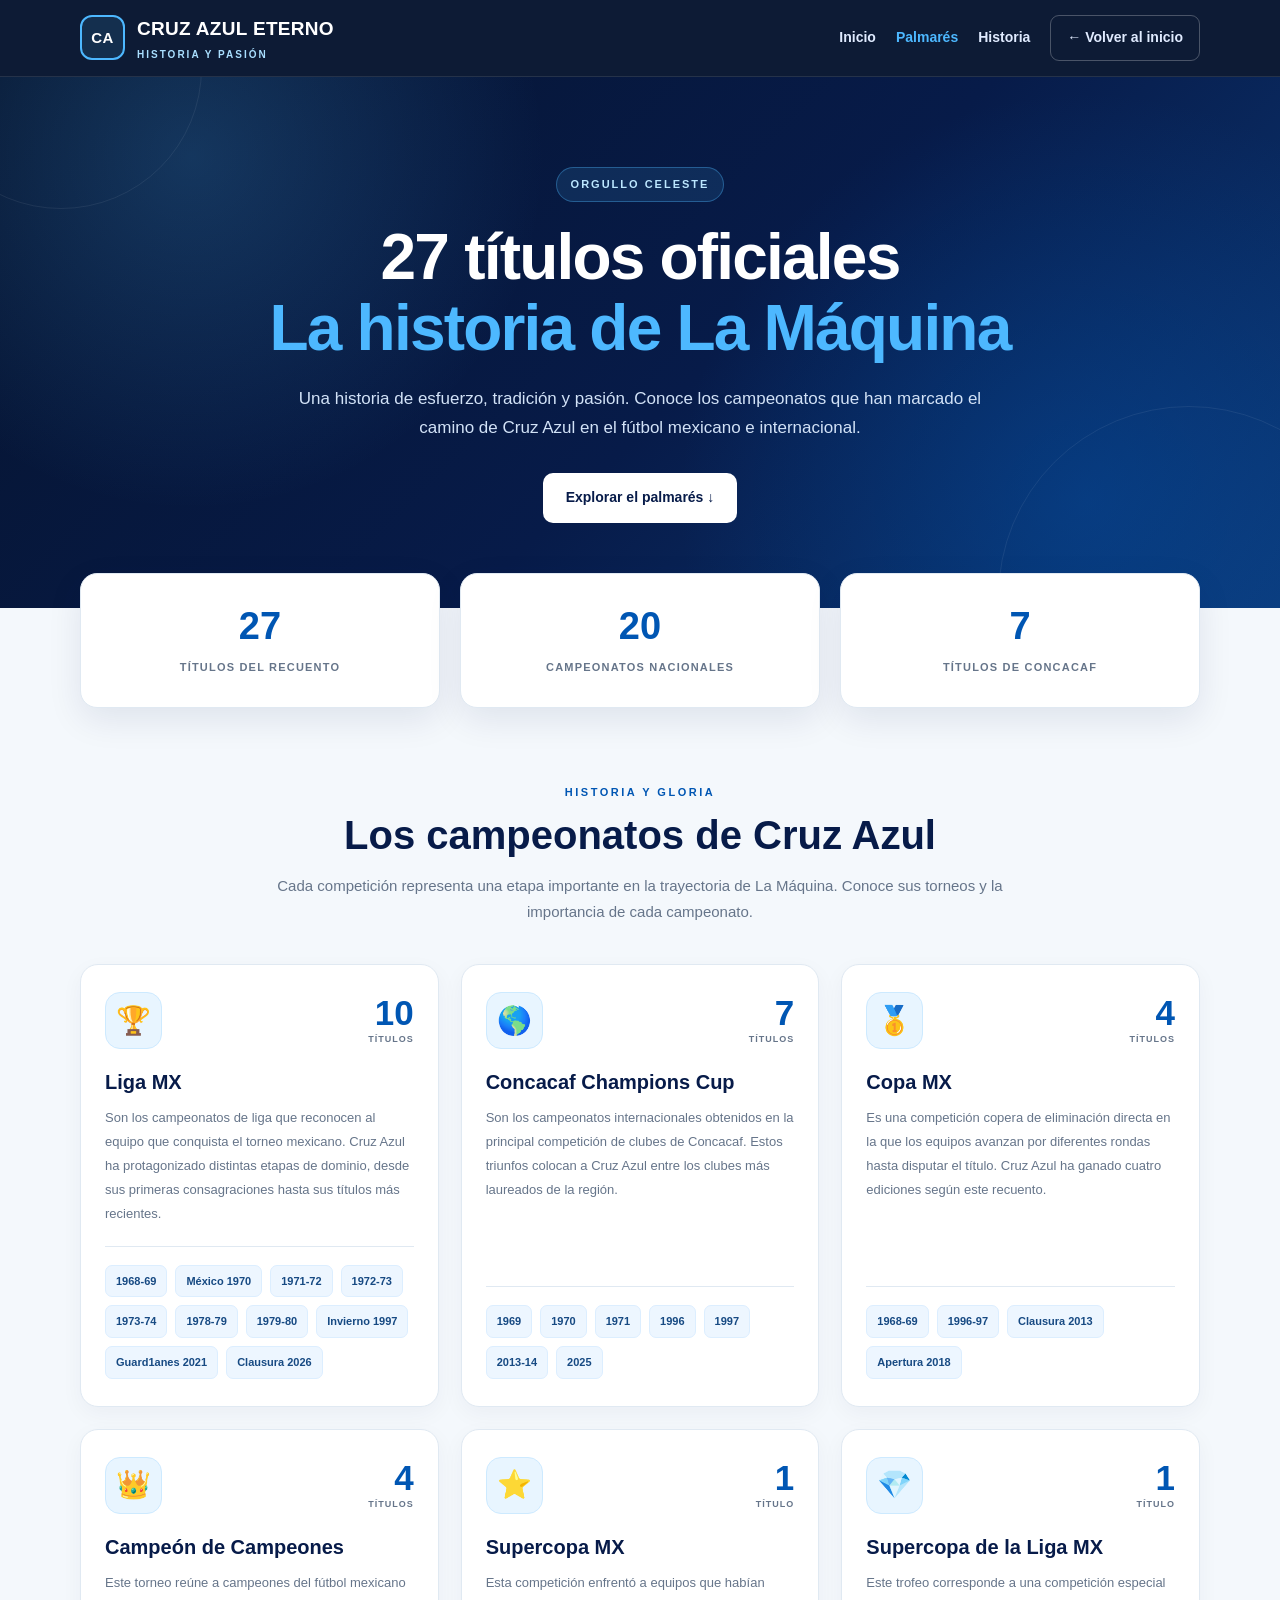
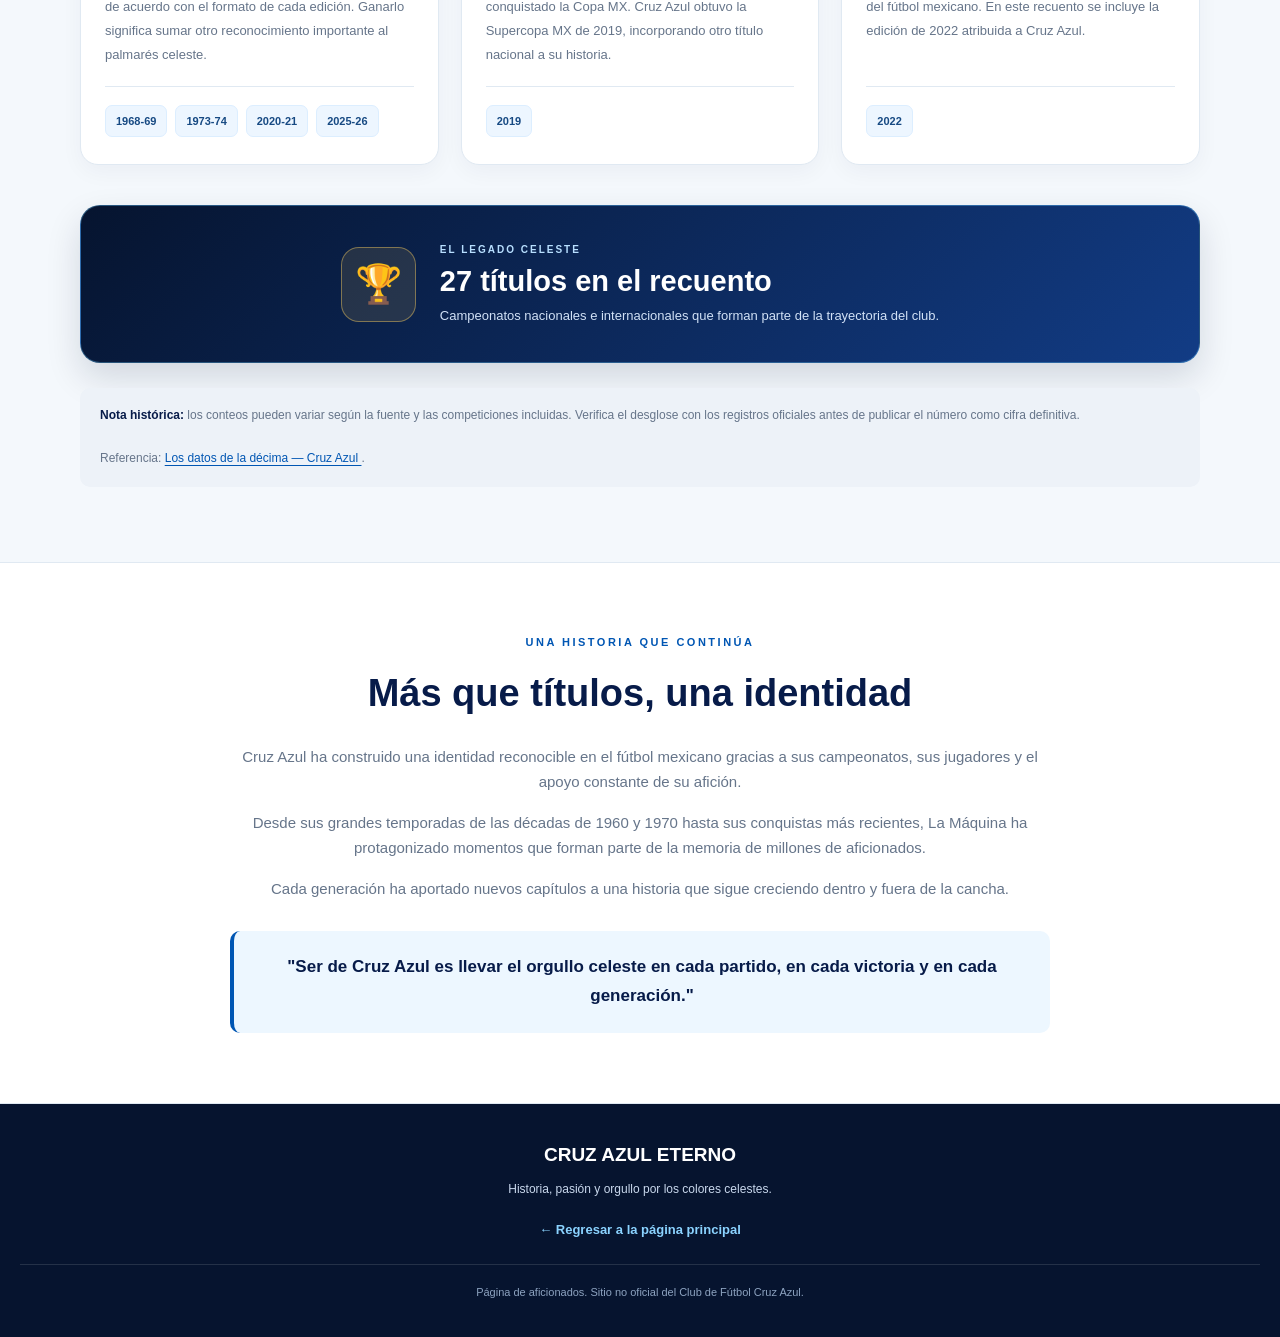
<file: titulos.html>
<!DOCTYPE html>
<html lang="es">
<head>
    <meta charset="UTF-8">
    <meta name="viewport" content="width=device-width, initial-scale=1.0">

    <meta name="description"
          content="Conoce el palmarés de Cruz Azul: Liga MX, Concacaf, Copa MX y campeonatos nacionales.">

    <meta name="theme-color" content="#071b49">

    <title>Los títulos de Cruz Azul | Cruz Azul Eterno</title>

    <style>
        :root {
            --azul-oscuro: #071b49;
            --azul-profundo: #06142f;
            --azul: #0056b3;
            --azul-claro: #4db8ff;
            --celeste: #dff3ff;
            --blanco: #ffffff;
            --fondo: #f4f8fc;
            --texto: #243247;
            --texto-secundario: #66758a;
            --borde: #e0e9f2;
            --sombra: 0 12px 35px rgba(7, 27, 73, 0.09);
        }

        * {
            box-sizing: border-box;
            margin: 0;
            padding: 0;
        }

        html {
            scroll-behavior: smooth;
            scroll-padding-top: 100px;
        }

        body {
            font-family: "Segoe UI", Arial, Helvetica, sans-serif;
            background: var(--fondo);
            color: var(--texto);
            line-height: 1.7;
        }

        a {
            color: inherit;
            text-decoration: none;
        }

        .contenedor {
            width: min(1120px, 92%);
            margin-inline: auto;
        }

        /* ENCABEZADO */

        .encabezado {
            position: sticky;
            top: 0;
            z-index: 100;
            background: rgba(6, 20, 47, 0.97);
            border-bottom: 1px solid rgba(255, 255, 255, 0.1);
            backdrop-filter: blur(12px);
        }

        .barra-navegacion {
            min-height: 76px;
            display: flex;
            justify-content: space-between;
            align-items: center;
            gap: 25px;
        }

        .marca {
            display: flex;
            align-items: center;
            gap: 12px;
            color: var(--blanco);
            font-size: 19px;
            font-weight: 800;
            letter-spacing: 0.3px;
            flex-shrink: 0;
        }

        .escudo-marca {
            width: 45px;
            height: 45px;
            display: grid;
            place-items: center;
            border: 2px solid var(--azul-claro);
            border-radius: 12px;
            color: var(--blanco);
            font-size: 15px;
            font-weight: 900;
            background: rgba(77, 184, 255, 0.12);
        }

        .marca small {
            display: block;
            color: #a9dfff;
            font-size: 10px;
            letter-spacing: 2px;
            font-weight: 600;
        }

        .menu {
            display: flex;
            align-items: center;
            flex-wrap: wrap;
            gap: 20px;
        }

        .menu a {
            color: #e0ebff;
            font-size: 14px;
            font-weight: 600;
            transition: color 0.25s ease, background 0.25s ease;
        }

        .menu a:hover,
        .menu a.activo {
            color: var(--azul-claro);
        }

        .menu .boton-regresar {
            padding: 10px 16px;
            border: 1px solid rgba(255, 255, 255, 0.25);
            border-radius: 9px;
        }

        .menu .boton-regresar:hover {
            color: white;
            background: rgba(77, 184, 255, 0.13);
        }

        /* PORTADA */

        .hero {
            position: relative;
            overflow: hidden;
            padding: 90px 20px 85px;
            text-align: center;
            color: var(--blanco);
            background:
                radial-gradient(circle at 15% 15%, rgba(77, 184, 255, 0.2), transparent 30%),
                radial-gradient(circle at 85% 80%, rgba(0, 86, 179, 0.35), transparent 35%),
                linear-gradient(135deg, #06142f 0%, #071b49 55%, #0c3977 100%);
        }

        .hero::before,
        .hero::after {
            content: "";
            position: absolute;
            width: 280px;
            height: 280px;
            border: 1px solid rgba(255, 255, 255, 0.07);
            border-radius: 50%;
            pointer-events: none;
        }

        .hero::before {
            top: -150px;
            left: -80px;
        }

        .hero::after {
            right: -100px;
            bottom: -180px;
            width: 380px;
            height: 380px;
        }

        .hero-contenido {
            position: relative;
            z-index: 1;
            max-width: 850px;
            margin: 0 auto;
        }

        .etiqueta {
            display: inline-flex;
            align-items: center;
            gap: 8px;
            padding: 7px 14px;
            margin-bottom: 20px;
            color: #bce7ff;
            background: rgba(77, 184, 255, 0.12);
            border: 1px solid rgba(77, 184, 255, 0.35);
            border-radius: 50px;
            font-size: 11px;
            font-weight: 800;
            letter-spacing: 2px;
        }

        .hero h1 {
            margin-bottom: 20px;
            font-size: clamp(35px, 6vw, 64px);
            line-height: 1.12;
            letter-spacing: -1.8px;
        }

        .hero h1 span {
            display: block;
            color: var(--azul-claro);
        }

        .hero p {
            max-width: 700px;
            margin: 0 auto;
            color: #d2e2f7;
            font-size: 17px;
        }

        .hero-boton {
            display: inline-block;
            margin-top: 30px;
            padding: 13px 23px;
            border-radius: 10px;
            color: var(--azul-oscuro);
            background: var(--blanco);
            font-size: 14px;
            font-weight: 800;
            transition: transform 0.25s ease, background 0.25s ease;
        }

        .hero-boton:hover {
            transform: translateY(-3px);
            background: var(--celeste);
        }

        /* RESUMEN */

        .resumen {
            position: relative;
            z-index: 2;
            display: grid;
            grid-template-columns: repeat(3, minmax(0, 1fr));
            gap: 20px;
            margin-top: -35px;
        }

        .resumen-card {
            min-height: 135px;
            display: flex;
            flex-direction: column;
            justify-content: center;
            align-items: center;
            padding: 24px 15px;
            text-align: center;
            background: var(--blanco);
            border: 1px solid var(--borde);
            border-radius: 17px;
            box-shadow: var(--sombra);
        }

        .resumen-card strong {
            color: var(--azul);
            font-size: 38px;
            line-height: 1.2;
            font-weight: 900;
        }

        .resumen-card span {
            margin-top: 8px;
            color: var(--texto-secundario);
            font-size: 11px;
            font-weight: 800;
            letter-spacing: 1.2px;
        }

        /* SECCIONES */

        .seccion {
            padding: 75px 0;
        }

        .titulo-seccion {
            max-width: 760px;
            margin: 0 auto 40px;
            text-align: center;
        }

        .subtitulo {
            display: block;
            margin-bottom: 10px;
            color: var(--azul);
            font-size: 11px;
            font-weight: 900;
            letter-spacing: 2.5px;
        }

        .titulo-seccion h2 {
            margin-bottom: 14px;
            color: var(--azul-oscuro);
            font-size: clamp(27px, 4vw, 40px);
            line-height: 1.2;
        }

        .titulo-seccion p {
            color: var(--texto-secundario);
            font-size: 15px;
        }

        /* TARJETAS */

        .trofeos-grid {
            display: grid;
            grid-template-columns: repeat(3, minmax(0, 1fr));
            gap: 22px;
        }

        .trofeo-card {
            display: flex;
            flex-direction: column;
            min-width: 0;
            padding: 27px 24px;
            background: var(--blanco);
            border: 1px solid var(--borde);
            border-radius: 18px;
            box-shadow: 0 7px 22px rgba(7, 27, 73, 0.045);
            transition: transform 0.25s ease, box-shadow 0.25s ease;
        }

        .trofeo-card:hover {
            transform: translateY(-5px);
            box-shadow: var(--sombra);
        }

        .trofeo-superior {
            display: flex;
            justify-content: space-between;
            align-items: flex-start;
            gap: 12px;
            margin-bottom: 20px;
        }

        .trofeo-icono {
            width: 57px;
            height: 57px;
            display: grid;
            place-items: center;
            flex-shrink: 0;
            background: #e8f5ff;
            border: 1px solid #cdeaff;
            border-radius: 15px;
            font-size: 28px;
        }

        .trofeo-cantidad {
            display: flex;
            flex-direction: column;
            align-items: flex-end;
            line-height: 1.2;
        }

        .trofeo-cantidad strong {
            color: var(--azul);
            font-size: 35px;
            font-weight: 900;
        }

        .trofeo-cantidad span {
            color: var(--texto-secundario);
            font-size: 9px;
            font-weight: 800;
            letter-spacing: 1px;
        }

        .trofeo-card h3 {
            margin-bottom: 11px;
            color: var(--azul-oscuro);
            font-size: 20px;
            line-height: 1.3;
        }

        .explicacion-titulo {
            margin-bottom: 19px;
            color: var(--texto-secundario);
            font-size: 13px;
            line-height: 1.85;
        }

        .lista-titulos {
            display: flex;
            flex-wrap: wrap;
            gap: 8px;
            margin-top: auto;
            padding-top: 18px;
            border-top: 1px solid var(--borde);
        }

        .lista-titulos span {
            padding: 6px 10px;
            color: #174a83;
            background: #edf6ff;
            border: 1px solid #dceeff;
            border-radius: 7px;
            font-size: 11px;
            font-weight: 800;
        }

        /* TOTAL */

        .total-palmares {
            display: flex;
            align-items: center;
            justify-content: center;
            gap: 24px;
            margin-top: 40px;
            padding: 35px 25px;
            color: var(--blanco);
            background: linear-gradient(135deg, var(--azul-profundo), #123c85);
            border: 1px solid rgba(100, 200, 255, 0.35);
            border-radius: 20px;
            box-shadow: 0 15px 35px rgba(6, 20, 47, 0.14);
            text-align: left;
        }

        .total-icono {
            width: 75px;
            height: 75px;
            display: grid;
            place-items: center;
            flex-shrink: 0;
            background: rgba(240, 199, 94, 0.12);
            border: 1px solid rgba(240, 199, 94, 0.45);
            border-radius: 18px;
            font-size: 38px;
        }

        .total-etiqueta {
            display: block;
            margin-bottom: 5px;
            color: #b8dfff;
            font-size: 10px;
            font-weight: 900;
            letter-spacing: 2px;
        }

        .total-palmares h3 {
            margin-bottom: 5px;
            font-size: 29px;
            line-height: 1.25;
        }

        .total-palmares p {
            color: #d1e1f6;
            font-size: 13px;
        }

        /* HISTORIA */

        .historia {
            padding: 70px 0;
            background: var(--blanco);
            border-top: 1px solid var(--borde);
            border-bottom: 1px solid var(--borde);
        }

        .historia-contenido {
            max-width: 820px;
            margin: 0 auto;
            text-align: center;
        }

        .historia-contenido h2 {
            margin-bottom: 18px;
            color: var(--azul-oscuro);
            font-size: clamp(27px, 4vw, 38px);
        }

        .historia-contenido p {
            margin-bottom: 15px;
            color: var(--texto-secundario);
            font-size: 15px;
        }

        .frase {
            margin-top: 30px;
            padding: 22px;
            color: var(--azul-oscuro);
            background: #edf7ff;
            border-left: 4px solid var(--azul);
            border-radius: 10px;
            font-size: 17px;
            font-weight: 800;
        }

        /* FUENTES */

        .nota-final {
            margin-top: 25px;
            padding: 17px 20px;
            color: var(--texto-secundario);
            background: #edf2f8;
            border-radius: 10px;
            font-size: 12px;
            line-height: 1.8;
        }

        .nota-final strong {
            color: var(--azul-oscuro);
        }

        .nota-final a {
            color: var(--azul);
            text-decoration: underline;
            text-underline-offset: 3px;
        }

        /* PIE DE PÁGINA */

        .pie {
            padding: 35px 20px;
            color: #c9d8ed;
            background: var(--azul-profundo);
            text-align: center;
        }

        .pie-marca {
            margin-bottom: 8px;
            color: var(--blanco);
            font-size: 19px;
            font-weight: 900;
        }

        .pie p {
            margin-bottom: 15px;
            font-size: 12px;
        }

        .pie a {
            color: #8bd3ff;
            font-size: 13px;
            font-weight: 700;
        }

        .pie a:hover {
            color: var(--blanco);
        }

        .copyright {
            margin-top: 22px;
            padding-top: 18px;
            border-top: 1px solid rgba(255, 255, 255, 0.12);
            color: #8da3c0;
            font-size: 11px;
        }

        /* ADAPTACIÓN A TABLETAS */

        @media (max-width: 900px) {
            .trofeos-grid {
                grid-template-columns: repeat(2, minmax(0, 1fr));
            }

            .barra-navegacion {
                gap: 15px;
            }

            .menu {
                gap: 12px;
            }

            .menu a {
                font-size: 12px;
            }
        }

        /* ADAPTACIÓN A CELULARES */

        @media (max-width: 620px) {
            .barra-navegacion {
                flex-direction: column;
                justify-content: center;
                padding: 15px 0;
            }

            .menu {
                width: 100%;
                justify-content: center;
                flex-wrap: wrap;
                gap: 12px 16px;
            }

            .hero {
                padding: 65px 18px 70px;
            }

            .hero h1 {
                letter-spacing: -1px;
            }

            .hero p {
                font-size: 15px;
            }

            .resumen {
                grid-template-columns: 1fr;
                gap: 12px;
                margin-top: -25px;
            }

            .resumen-card {
                min-height: 100px;
            }

            .resumen-card strong {
                font-size: 32px;
            }

            .seccion {
                padding: 55px 0;
            }

            .trofeos-grid {
                grid-template-columns: 1fr;
                gap: 16px;
            }

            .trofeo-card {
                padding: 23px 20px;
            }

            .total-palmares {
                flex-direction: column;
                gap: 17px;
                padding: 28px 20px;
                text-align: center;
            }

            .total-palmares h3 {
                font-size: 25px;
            }

            .total-palmares p {
                font-size: 12px;
            }

            .historia {
                padding: 55px 0;
            }
        }

        @media (prefers-reduced-motion: reduce) {
            html {
                scroll-behavior: auto;
            }

            *,
            *::before,
            *::after {
                transition-duration: 0.01ms !important;
            }
        }
    </style>
</head>

<body>

    <!-- ENCABEZADO -->
    <header class="encabezado">
        <div class="contenedor barra-navegacion">

            <!-- CORREGIDO: el inicio se llama eterno.html -->
            <a class="marca"
               href="eterno.html"
               aria-label="Cruz Azul Eterno, página principal">

                <span class="escudo-marca" aria-hidden="true">CA</span>

                <span>
                    CRUZ AZUL ETERNO
                    <small>HISTORIA Y PASIÓN</small>
                </span>
            </a>

            <nav class="menu" aria-label="Navegación principal">
                <a href="eterno.html">Inicio</a>
                <a href="#palmares" class="activo">Palmarés</a>
                <a href="#historia">Historia</a>

                <!-- CORREGIDO -->
                <a href="eterno.html" class="boton-regresar">
                    ← Volver al inicio
                </a>
            </nav>

        </div>
    </header>

    <main>

        <!-- PORTADA -->
        <section class="hero">
            <div class="hero-contenido">

                <span class="etiqueta">ORGULLO CELESTE</span>

                <h1>
                    27 títulos oficiales
                    <span>La historia de La Máquina</span>
                </h1>

                <p>
                    Una historia de esfuerzo, tradición y pasión.
                    Conoce los campeonatos que han marcado el camino
                    de Cruz Azul en el fútbol mexicano e internacional.
                </p>

                <a href="#palmares" class="hero-boton">
                    Explorar el palmarés ↓
                </a>

            </div>
        </section>

        <div class="contenedor">

            <!-- RESUMEN -->
            <section class="resumen" aria-label="Resumen del palmarés">

                <article class="resumen-card">
                    <strong>27</strong>
                    <span>TÍTULOS DEL RECUENTO</span>
                </article>

                <article class="resumen-card">
                    <strong>20</strong>
                    <span>CAMPEONATOS NACIONALES</span>
                </article>

                <article class="resumen-card">
                    <strong>7</strong>
                    <span>TÍTULOS DE CONCACAF</span>
                </article>

            </section>

            <!-- PALMARÉS -->
            <section class="seccion" id="palmares">

                <div class="titulo-seccion">
                    <span class="subtitulo">HISTORIA Y GLORIA</span>

                    <h2>Los campeonatos de Cruz Azul</h2>

                    <p>
                        Cada competición representa una etapa importante
                        en la trayectoria de La Máquina. Conoce sus torneos
                        y la importancia de cada campeonato.
                    </p>
                </div>

                <div class="trofeos-grid">

                    <!-- 1. LIGA MX -->
                    <article class="trofeo-card">

                        <div class="trofeo-superior">
                            <div class="trofeo-icono" aria-hidden="true">🏆</div>

                            <div class="trofeo-cantidad">
                                <strong>10</strong>
                                <span>TÍTULOS</span>
                            </div>
                        </div>

                        <h3>Liga MX</h3>

                        <p class="explicacion-titulo">
                            Son los campeonatos de liga que reconocen
                            al equipo que conquista el torneo mexicano.
                            Cruz Azul ha protagonizado distintas etapas
                            de dominio, desde sus primeras consagraciones
                            hasta sus títulos más recientes.
                        </p>

                        <div class="lista-titulos">
                            <span>1968-69</span>
                            <span>México 1970</span>
                            <span>1971-72</span>
                            <span>1972-73</span>
                            <span>1973-74</span>
                            <span>1978-79</span>
                            <span>1979-80</span>
                            <span>Invierno 1997</span>
                            <span>Guard1anes 2021</span>
                            <span>Clausura 2026</span>
                        </div>

                    </article>

                    <!-- 2. CONCACAF -->
                    <article class="trofeo-card">

                        <div class="trofeo-superior">
                            <div class="trofeo-icono" aria-hidden="true">🌎</div>

                            <div class="trofeo-cantidad">
                                <strong>7</strong>
                                <span>TÍTULOS</span>
                            </div>
                        </div>

                        <h3>Concacaf Champions Cup</h3>

                        <p class="explicacion-titulo">
                            Son los campeonatos internacionales obtenidos
                            en la principal competición de clubes de
                            Concacaf. Estos triunfos colocan a Cruz Azul
                            entre los clubes más laureados de la región.
                        </p>

                        <div class="lista-titulos">
                            <span>1969</span>
                            <span>1970</span>
                            <span>1971</span>
                            <span>1996</span>
                            <span>1997</span>
                            <span>2013-14</span>
                            <span>2025</span>
                        </div>

                    </article>

                    <!-- 3. COPA MX -->
                    <article class="trofeo-card">

                        <div class="trofeo-superior">
                            <div class="trofeo-icono" aria-hidden="true">🥇</div>

                            <div class="trofeo-cantidad">
                                <strong>4</strong>
                                <span>TÍTULOS</span>
                            </div>
                        </div>

                        <h3>Copa MX</h3>

                        <p class="explicacion-titulo">
                            Es una competición copera de eliminación
                            directa en la que los equipos avanzan por
                            diferentes rondas hasta disputar el título.
                            Cruz Azul ha ganado cuatro ediciones según
                            este recuento.
                        </p>

                        <div class="lista-titulos">
                            <span>1968-69</span>
                            <span>1996-97</span>
                            <span>Clausura 2013</span>
                            <span>Apertura 2018</span>
                        </div>

                    </article>

                    <!-- 4. CAMPEÓN DE CAMPEONES -->
                    <article class="trofeo-card">

                        <div class="trofeo-superior">
                            <div class="trofeo-icono" aria-hidden="true">👑</div>

                            <div class="trofeo-cantidad">
                                <strong>4</strong>
                                <span>TÍTULOS</span>
                            </div>
                        </div>

                        <h3>Campeón de Campeones</h3>

                        <p class="explicacion-titulo">
                            Este torneo reúne a campeones del fútbol
                            mexicano de acuerdo con el formato de cada
                            edición. Ganarlo significa sumar otro
                            reconocimiento importante al palmarés celeste.
                        </p>

                        <div class="lista-titulos">
                            <span>1968-69</span>
                            <span>1973-74</span>
                            <span>2020-21</span>
                            <span>2025-26</span>
                        </div>

                    </article>

                    <!-- 5. SUPERCOPA MX -->
                    <article class="trofeo-card">

                        <div class="trofeo-superior">
                            <div class="trofeo-icono" aria-hidden="true">⭐</div>

                            <div class="trofeo-cantidad">
                                <strong>1</strong>
                                <span>TÍTULO</span>
                            </div>
                        </div>

                        <h3>Supercopa MX</h3>

                        <p class="explicacion-titulo">
                            Esta competición enfrentó a equipos que
                            habían conquistado la Copa MX. Cruz Azul
                            obtuvo la Supercopa MX de 2019, incorporando
                            otro título nacional a su historia.
                        </p>

                        <div class="lista-titulos">
                            <span>2019</span>
                        </div>

                    </article>

                    <!-- 6. SUPERCOPA DE LA LIGA MX -->
                    <article class="trofeo-card">

                        <div class="trofeo-superior">
                            <div class="trofeo-icono" aria-hidden="true">💎</div>

                            <div class="trofeo-cantidad">
                                <strong>1</strong>
                                <span>TÍTULO</span>
                            </div>
                        </div>

                        <h3>Supercopa de la Liga MX</h3>

                        <p class="explicacion-titulo">
                            Este trofeo corresponde a una competición
                            especial del fútbol mexicano. En este
                            recuento se incluye la edición de 2022
                            atribuida a Cruz Azul.
                        </p>

                        <div class="lista-titulos">
                            <span>2022</span>
                        </div>

                    </article>

                </div>

                <!-- TOTAL -->
                <div class="total-palmares">

                    <div class="total-icono" aria-hidden="true">🏆</div>

                    <div>
                        <span class="total-etiqueta">EL LEGADO CELESTE</span>

                        <h3>27 títulos en el recuento</h3>

                        <p>
                            Campeonatos nacionales e internacionales
                            que forman parte de la trayectoria del club.
                        </p>
                    </div>

                </div>

                <!-- FUENTE -->
                <div class="nota-final">
                    <strong>Nota histórica:</strong>
                    los conteos pueden variar según la fuente y las
                    competiciones incluidas. Verifica el desglose con
                    los registros oficiales antes de publicar el número
                    como cifra definitiva.
                    <br><br>

                    Referencia:
                    <a href="https://cfcruzazul.com/los-datos-de-la-decima/"
                       target="_blank"
                       rel="noopener noreferrer">
                        Los datos de la décima — Cruz Azul
                    </a>.
                </div>

            </section>

        </div>

        <!-- HISTORIA -->
        <section class="historia" id="historia">

            <div class="contenedor historia-contenido">

                <span class="subtitulo">UNA HISTORIA QUE CONTINÚA</span>

                <h2>Más que títulos, una identidad</h2>

                <p>
                    Cruz Azul ha construido una identidad reconocible
                    en el fútbol mexicano gracias a sus campeonatos,
                    sus jugadores y el apoyo constante de su afición.
                </p>

                <p>
                    Desde sus grandes temporadas de las décadas de 1960
                    y 1970 hasta sus conquistas más recientes, La Máquina
                    ha protagonizado momentos que forman parte de la
                    memoria de millones de aficionados.
                </p>

                <p>
                    Cada generación ha aportado nuevos capítulos a una
                    historia que sigue creciendo dentro y fuera de la cancha.
                </p>

                <div class="frase">
                    "Ser de Cruz Azul es llevar el orgullo celeste
                    en cada partido, en cada victoria y en cada generación."
                </div>

            </div>

        </section>

    </main>

    <!-- PIE DE PÁGINA -->
    <footer class="pie">

        <div class="pie-marca">CRUZ AZUL ETERNO</div>

        <p>
            Historia, pasión y orgullo por los colores celestes.
        </p>

        <!-- CORREGIDO: regresar a eterno.html -->
        <a href="eterno.html">← Regresar a la página principal</a>

        <div class="copyright">
            Página de aficionados. Sitio no oficial del Club de Fútbol Cruz Azul.
        </div>

    </footer>

</body>
</html>
</file>
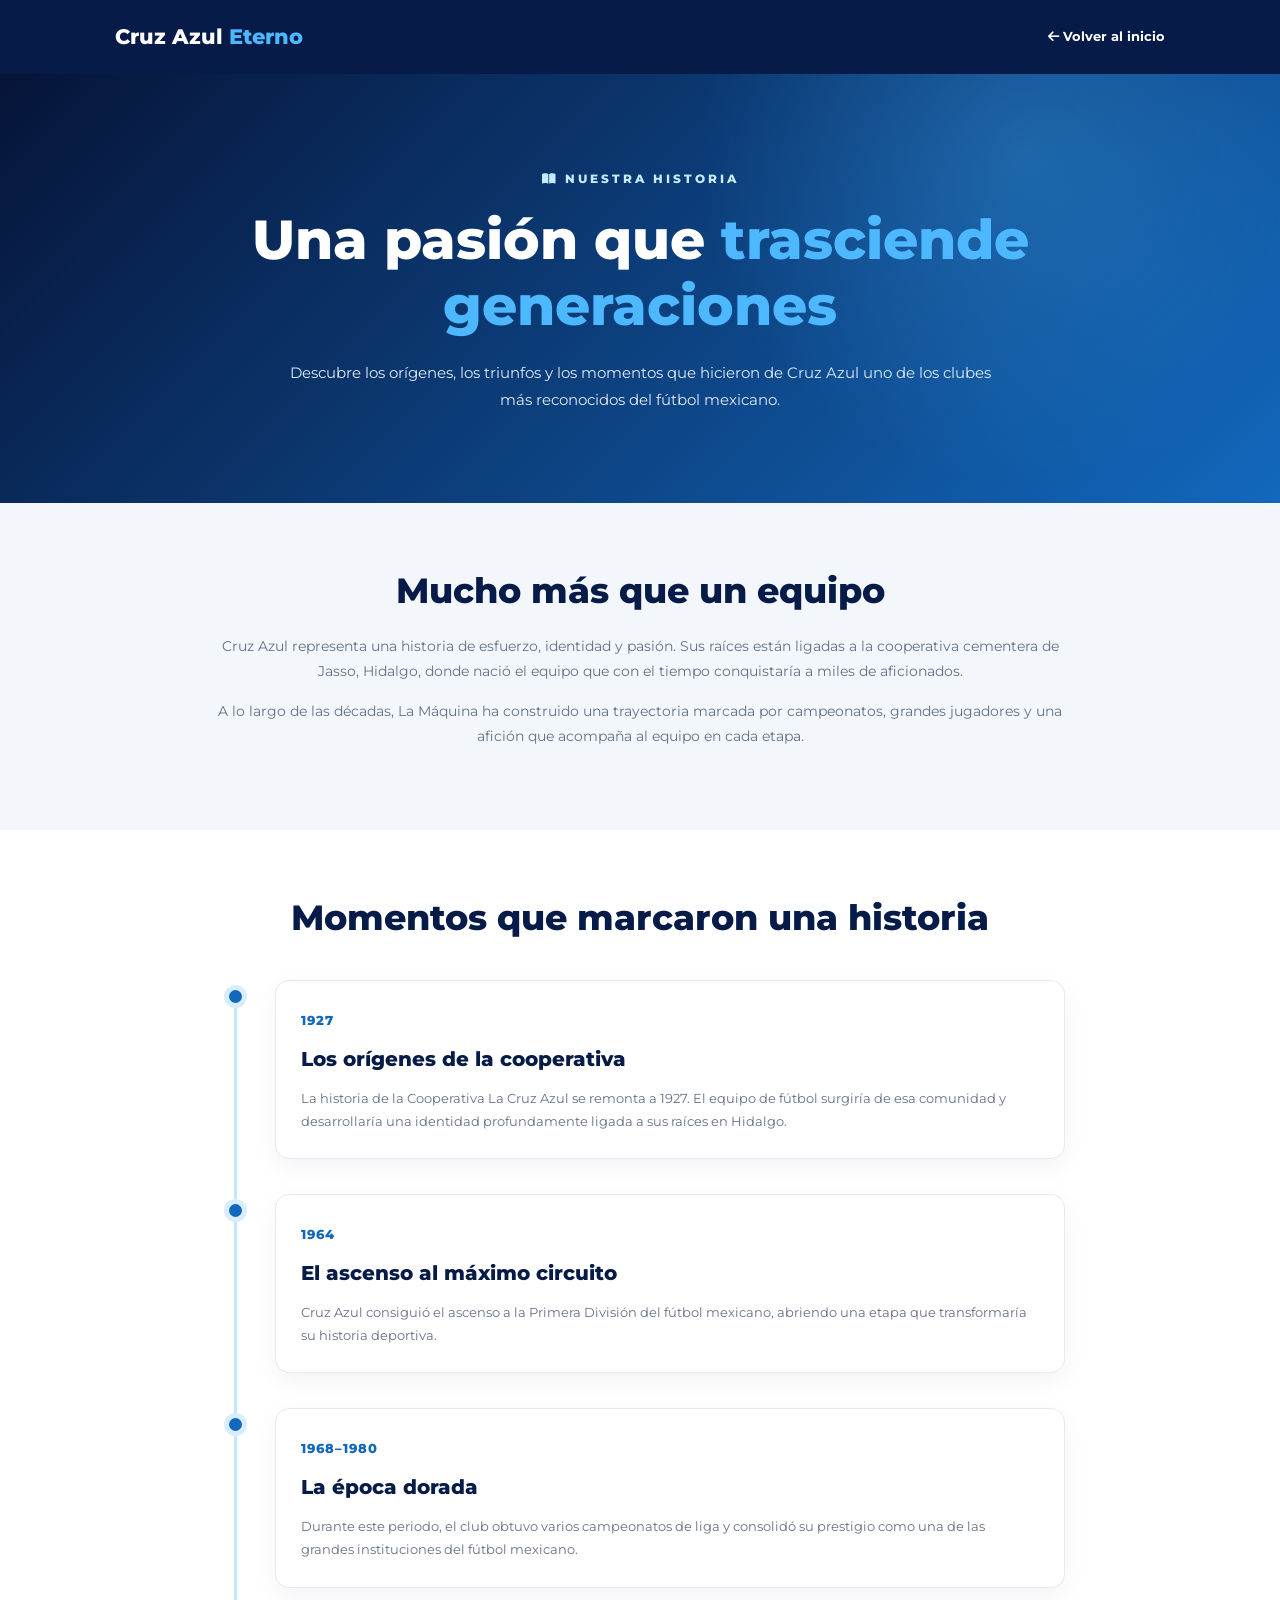
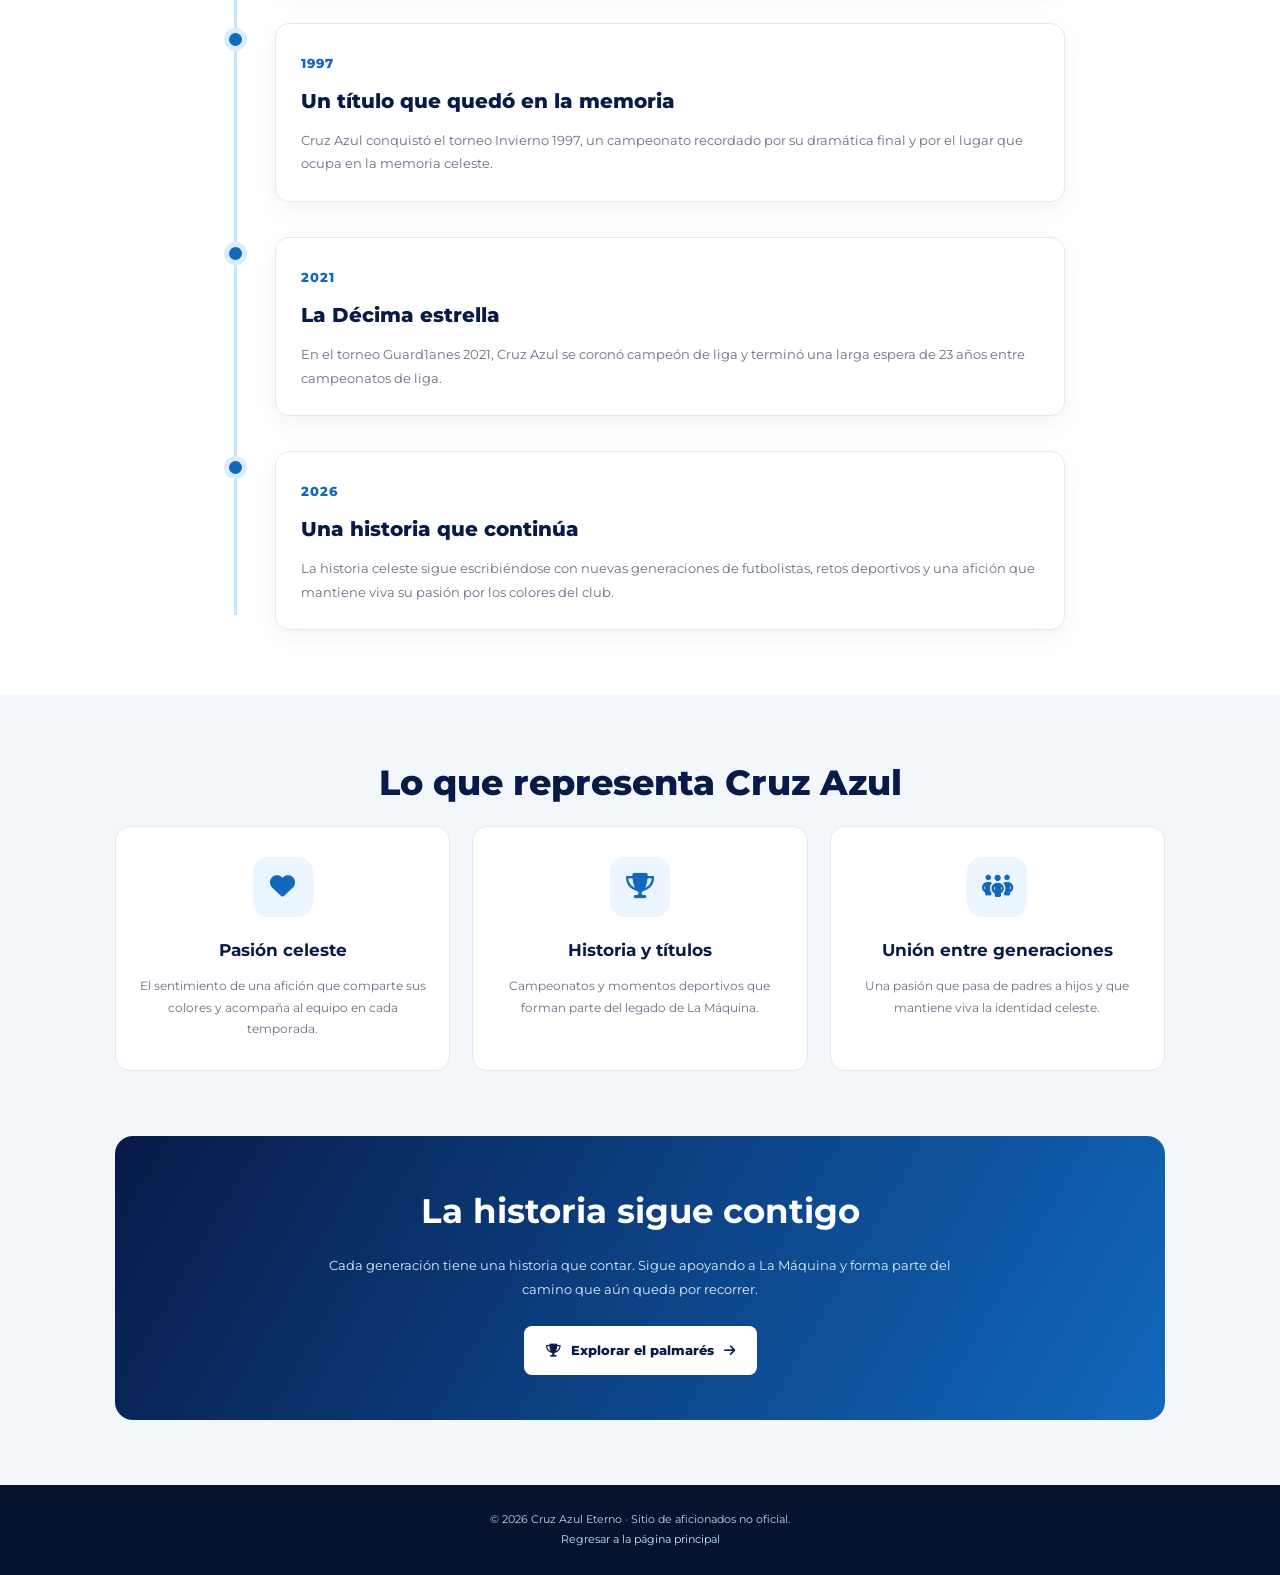
<file: Cruz-azul-eterno/historia.html>
<!DOCTYPE html>
<html lang="es">
<head>
    <meta charset="UTF-8">
    <meta name="viewport" content="width=device-width, initial-scale=1.0">
    <meta name="theme-color" content="#071b49">

    <title>Nuestra historia | Cruz Azul Eterno</title>

    <link href="https://fonts.googleapis.com/css2?family=Montserrat:wght@400;500;600;700;800&display=swap"
          rel="stylesheet">

    <link rel="stylesheet"
          href="https://cdnjs.cloudflare.com/ajax/libs/font-awesome/6.5.2/css/all.min.css">

    <style>
        :root {
            --azul: #071b49;
            --azul-claro: #1268bd;
            --celeste: #4db8ff;
            --fondo: #f3f6fb;
            --texto: #344054;
            --gris: #667085;
        }

        * {
            margin: 0;
            padding: 0;
            box-sizing: border-box;
        }

        html {
            scroll-behavior: smooth;
        }

        body {
            font-family: 'Montserrat', sans-serif;
            background: var(--fondo);
            color: var(--texto);
            line-height: 1.8;
        }

        a {
            text-decoration: none;
        }

        .contenedor {
            width: min(1050px, 92%);
            margin: auto;
        }

        header {
            background: var(--azul);
            padding: 18px 0;
        }

        .barra {
            display: flex;
            align-items: center;
            justify-content: space-between;
            gap: 20px;
        }

        .logo {
            color: white;
            font-size: 21px;
            font-weight: 800;
        }

        .logo span {
            color: var(--celeste);
        }

        .volver {
            color: white;
            font-size: 13px;
            font-weight: 700;
        }

        .volver:hover {
            color: var(--celeste);
        }

        .hero {
            padding: 90px 20px;
            text-align: center;
            color: white;
            background:
                radial-gradient(circle at 80% 20%,
                rgba(77,184,255,.25), transparent 30%),
                linear-gradient(135deg, #061438, #1268bd);
        }

        .etiqueta {
            display: inline-block;
            color: #c6eaff;
            font-size: 12px;
            font-weight: 800;
            letter-spacing: 3px;
            margin-bottom: 18px;
        }

        .hero h1 {
            max-width: 850px;
            margin: 0 auto 20px;
            font-size: clamp(32px, 5vw, 55px);
            line-height: 1.2;
            font-weight: 800;
        }

        .hero h1 span {
            color: var(--celeste);
        }

        .hero p {
            max-width: 720px;
            margin: auto;
            color: #e0ebfc;
            font-size: 15px;
        }

        .seccion {
            padding: 65px 0;
        }

        .introduccion {
            max-width: 850px;
            margin: auto;
            text-align: center;
        }

        .introduccion h2,
        .titulo-seccion {
            color: var(--azul);
            font-size: clamp(25px, 4vw, 35px);
            font-weight: 800;
            line-height: 1.3;
            margin-bottom: 20px;
        }

        .introduccion p {
            color: var(--gris);
            font-size: 14px;
            margin-bottom: 15px;
        }

        .linea-tiempo {
            position: relative;
            max-width: 850px;
            margin: 40px auto 0;
        }

        .linea-tiempo::before {
            content: "";
            position: absolute;
            left: 19px;
            top: 12px;
            bottom: 15px;
            width: 3px;
            background: #c6e5ff;
        }

        .momento {
            position: relative;
            padding: 0 0 35px 60px;
        }

        .momento:last-child {
            padding-bottom: 0;
        }

        .punto {
            position: absolute;
            top: 5px;
            left: 9px;
            width: 23px;
            height: 23px;
            border: 5px solid #d9edff;
            border-radius: 50%;
            background: var(--azul-claro);
            z-index: 1;
        }

        .momento-contenido {
            padding: 25px;
            border: 1px solid #e3eaf3;
            border-radius: 14px;
            background: white;
            box-shadow: 0 8px 25px rgba(7,27,73,.05);
        }

        .anio {
            display: inline-block;
            color: var(--azul-claro);
            font-size: 13px;
            font-weight: 800;
            letter-spacing: 1px;
            margin-bottom: 8px;
        }

        .momento h3 {
            color: var(--azul);
            font-size: 20px;
            font-weight: 800;
            margin-bottom: 10px;
        }

        .momento p {
            color: var(--gris);
            font-size: 13px;
        }

        .valores {
            background: white;
        }

        .valores h2 {
            text-align: center;
            margin-bottom: 35px;
        }

        .rejilla {
            display: grid;
            grid-template-columns: repeat(3, minmax(0, 1fr));
            gap: 22px;
        }

        .tarjeta {
            padding: 30px 22px;
            text-align: center;
            border: 1px solid #e5eaf2;
            border-radius: 15px;
            background: #fff;
            transition: transform .3s, box-shadow .3s;
        }

        .tarjeta:hover {
            transform: translateY(-5px);
            box-shadow: 0 12px 30px rgba(7,27,73,.09);
        }

        .tarjeta i {
            display: grid;
            place-items: center;
            width: 60px;
            height: 60px;
            margin: 0 auto 18px;
            border-radius: 15px;
            color: var(--azul-claro);
            background: #eaf5ff;
            font-size: 25px;
        }

        .tarjeta h3 {
            color: var(--azul);
            font-size: 17px;
            margin-bottom: 10px;
        }

        .tarjeta p {
            color: var(--gris);
            font-size: 12px;
        }

        .llamado {
            padding: 45px 25px;
            border-radius: 18px;
            text-align: center;
            color: white;
            background: linear-gradient(120deg, #071b49, #1268bd);
        }

        .llamado h2 {
            font-size: clamp(24px, 4vw, 34px);
            margin-bottom: 12px;
        }

        .llamado p {
            max-width: 650px;
            margin: 0 auto 25px;
            color: #e0ebfc;
            font-size: 13px;
        }

        .boton {
            display: inline-flex;
            align-items: center;
            justify-content: center;
            gap: 10px;
            padding: 13px 22px;
            border-radius: 8px;
            color: var(--azul);
            background: white;
            font-size: 13px;
            font-weight: 800;
            transition: transform .25s;
        }

        .boton:hover {
            color: var(--azul-claro);
            transform: translateY(-3px);
        }

        footer {
            margin-top: 65px;
            padding: 25px 0;
            text-align: center;
            color: #c5d2e7;
            background: #06132f;
            font-size: 11px;
        }

        @media (max-width: 700px) {
            .hero {
                padding: 65px 15px;
            }

            .rejilla {
                grid-template-columns: 1fr;
            }

            .seccion {
                padding: 45px 0;
            }

            .momento {
                padding-left: 48px;
            }

            .linea-tiempo::before {
                left: 15px;
            }

            .punto {
                left: 5px;
            }

            .momento-contenido {
                padding: 20px;
            }

            .logo {
                font-size: 17px;
            }
        }
    </style>
</head>

<body>

<header>
    <div class="contenedor barra">
        <a href="eterno.html" class="logo">
            Cruz Azul <span>Eterno</span>
        </a>

        <a href="eterno.html" class="volver">
            <i class="fa-solid fa-arrow-left"></i>
            Volver al inicio
        </a>
    </div>
</header>

<main>

    <section class="hero">
        <span class="etiqueta">
            <i class="fa-solid fa-book-open"></i>
            NUESTRA HISTORIA
        </span>

        <h1>
            Una pasión que <span>trasciende generaciones</span>
        </h1>

        <p>
            Descubre los orígenes, los triunfos y los momentos que
            hicieron de Cruz Azul uno de los clubes más reconocidos
            del fútbol mexicano.
        </p>
    </section>

    <section class="seccion">
        <div class="contenedor introduccion">

            <h2>Mucho más que un equipo</h2>

            <p>
                Cruz Azul representa una historia de esfuerzo, identidad
                y pasión. Sus raíces están ligadas a la cooperativa cementera
                de Jasso, Hidalgo, donde nació el equipo que con el tiempo
                conquistaría a miles de aficionados.
            </p>

            <p>
                A lo largo de las décadas, La Máquina ha construido una
                trayectoria marcada por campeonatos, grandes jugadores
                y una afición que acompaña al equipo en cada etapa.
            </p>

        </div>
    </section>

    <section class="seccion valores">
        <div class="contenedor">

            <h2 class="titulo-seccion">
                Momentos que marcaron una historia
            </h2>

            <div class="linea-tiempo">

                <article class="momento">
                    <span class="punto"></span>

                    <div class="momento-contenido">
                        <span class="anio">1927</span>
                        <h3>Los orígenes de la cooperativa</h3>
                        <p>
                            La historia de la Cooperativa La Cruz Azul
                            se remonta a 1927. El equipo de fútbol surgiría
                            de esa comunidad y desarrollaría una identidad
                            profundamente ligada a sus raíces en Hidalgo.
                        </p>
                    </div>
                </article>

                <article class="momento">
                    <span class="punto"></span>

                    <div class="momento-contenido">
                        <span class="anio">1964</span>
                        <h3>El ascenso al máximo circuito</h3>
                        <p>
                            Cruz Azul consiguió el ascenso a la Primera
                            División del fútbol mexicano, abriendo una
                            etapa que transformaría su historia deportiva.
                        </p>
                    </div>
                </article>

                <article class="momento">
                    <span class="punto"></span>

                    <div class="momento-contenido">
                        <span class="anio">1968–1980</span>
                        <h3>La época dorada</h3>
                        <p>
                            Durante este periodo, el club obtuvo varios
                            campeonatos de liga y consolidó su prestigio
                            como una de las grandes instituciones del fútbol
                            mexicano.
                        </p>
                    </div>
                </article>

                <article class="momento">
                    <span class="punto"></span>

                    <div class="momento-contenido">
                        <span class="anio">1997</span>
                        <h3>Un título que quedó en la memoria</h3>
                        <p>
                            Cruz Azul conquistó el torneo Invierno 1997,
                            un campeonato recordado por su dramática final
                            y por el lugar que ocupa en la memoria celeste.
                        </p>
                    </div>
                </article>

                <article class="momento">
                    <span class="punto"></span>

                    <div class="momento-contenido">
                        <span class="anio">2021</span>
                        <h3>La Décima estrella</h3>
                        <p>
                            En el torneo Guard1anes 2021, Cruz Azul se
                            coronó campeón de liga y terminó una larga
                            espera de 23 años entre campeonatos de liga.
                        </p>
                    </div>
                </article>

                <article class="momento">
                    <span class="punto"></span>

                    <div class="momento-contenido">
                        <span class="anio">2026</span>
                        <h3>Una historia que continúa</h3>
                        <p>
                            La historia celeste sigue escribiéndose con
                            nuevas generaciones de futbolistas, retos
                            deportivos y una afición que mantiene viva
                            su pasión por los colores del club.
                        </p>
                    </div>
                </article>

            </div>
        </div>
    </section>

    <section class="seccion">
        <div class="contenedor">

            <h2 class="titulo-seccion" style="text-align:center">
                Lo que representa Cruz Azul
            </h2>

            <div class="rejilla">

                <article class="tarjeta">
                    <i class="fa-solid fa-heart"></i>
                    <h3>Pasión celeste</h3>
                    <p>
                        El sentimiento de una afición que comparte
                        sus colores y acompaña al equipo en cada temporada.
                    </p>
                </article>

                <article class="tarjeta">
                    <i class="fa-solid fa-trophy"></i>
                    <h3>Historia y títulos</h3>
                    <p>
                        Campeonatos y momentos deportivos que forman
                        parte del legado de La Máquina.
                    </p>
                </article>

                <article class="tarjeta">
                    <i class="fa-solid fa-people-group"></i>
                    <h3>Unión entre generaciones</h3>
                    <p>
                        Una pasión que pasa de padres a hijos y que
                        mantiene viva la identidad celeste.
                    </p>
                </article>

            </div>

        </div>
    </section>

    <section class="contenedor">
        <div class="llamado">

            <h2>La historia sigue contigo</h2>

            <p>
                Cada generación tiene una historia que contar.
                Sigue apoyando a La Máquina y forma parte del camino
                que aún queda por recorrer.
            </p>

            <a href="titulos.html" class="boton">
                <i class="fa-solid fa-trophy"></i>
                Explorar el palmarés
                <i class="fa-solid fa-arrow-right"></i>
            </a>

        </div>
    </section>

</main>

<footer>
    <div class="contenedor">
        © 2026 Cruz Azul Eterno · Sitio de aficionados no oficial.
        <br>
        <a href="eterno.html" style="color:#c5e9ff">
            Regresar a la página principal
        </a>
    </div>
</footer>

</body>
</html>
</file>
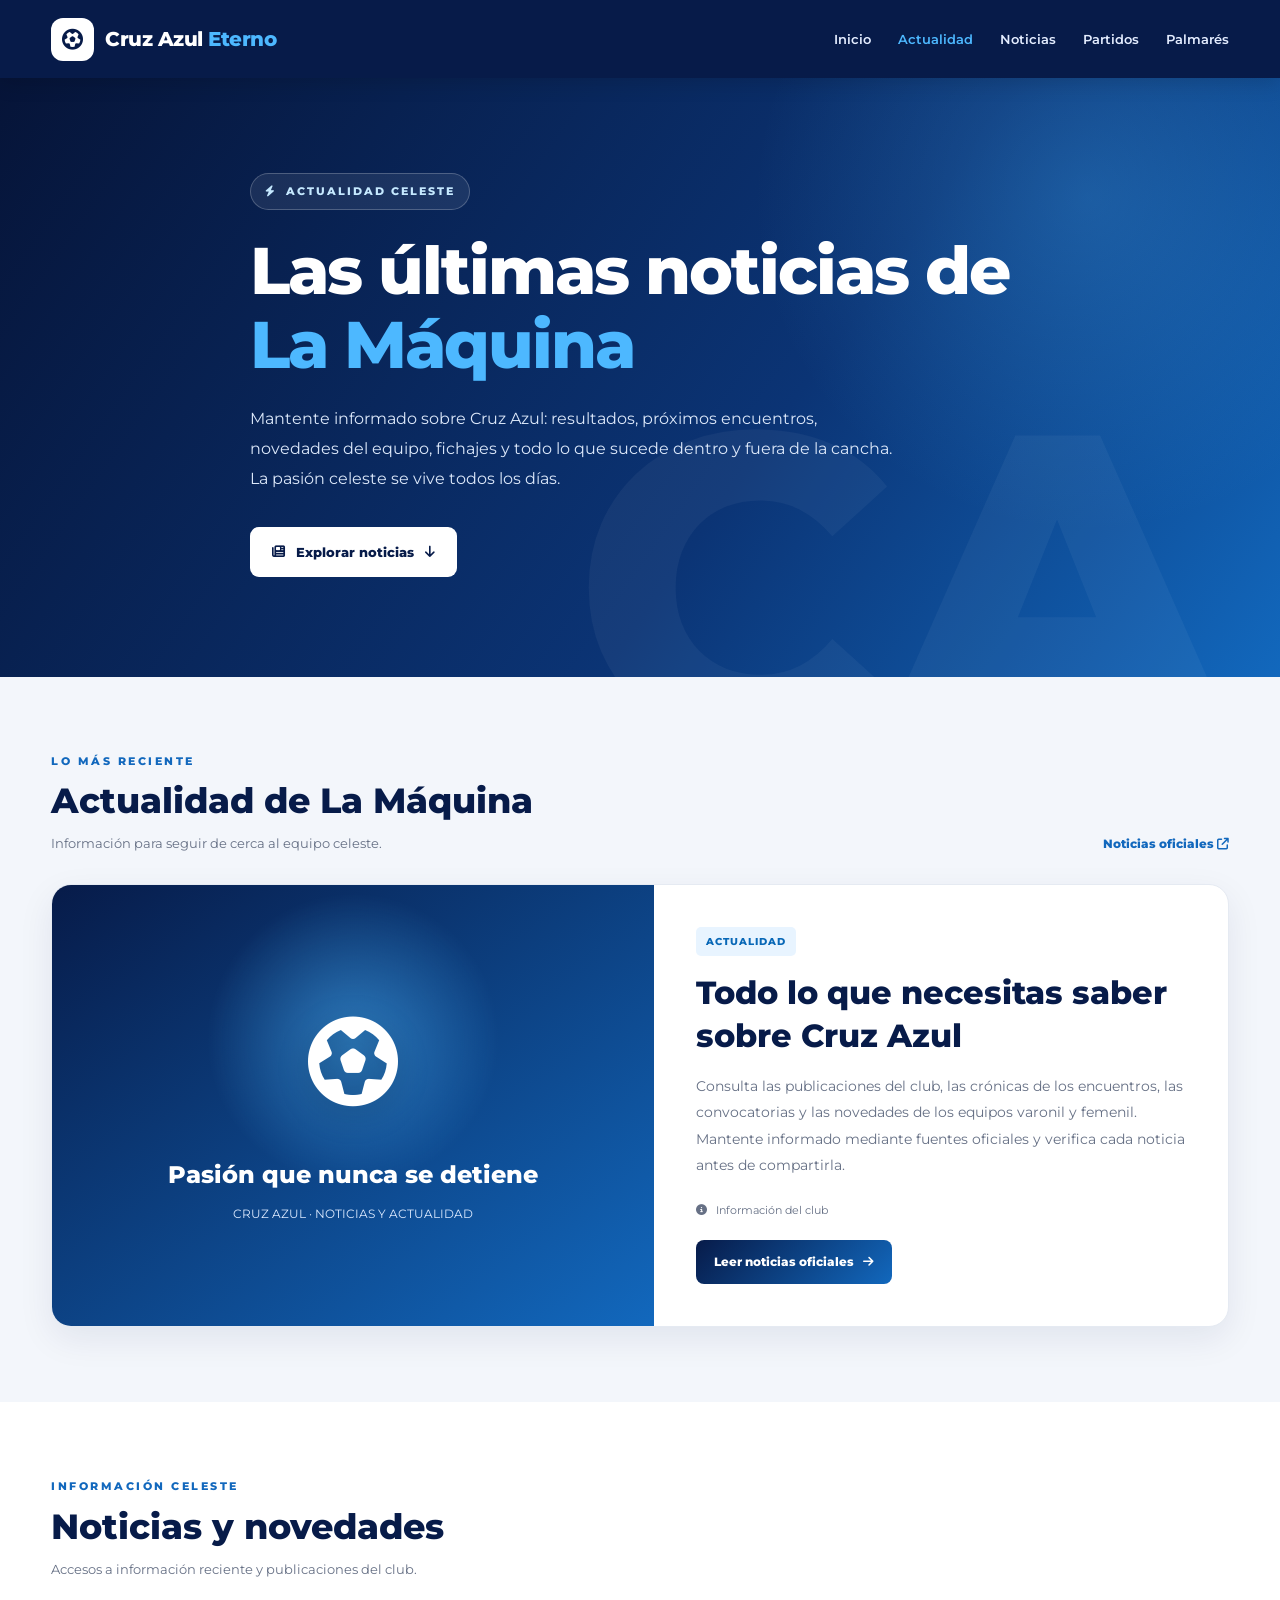
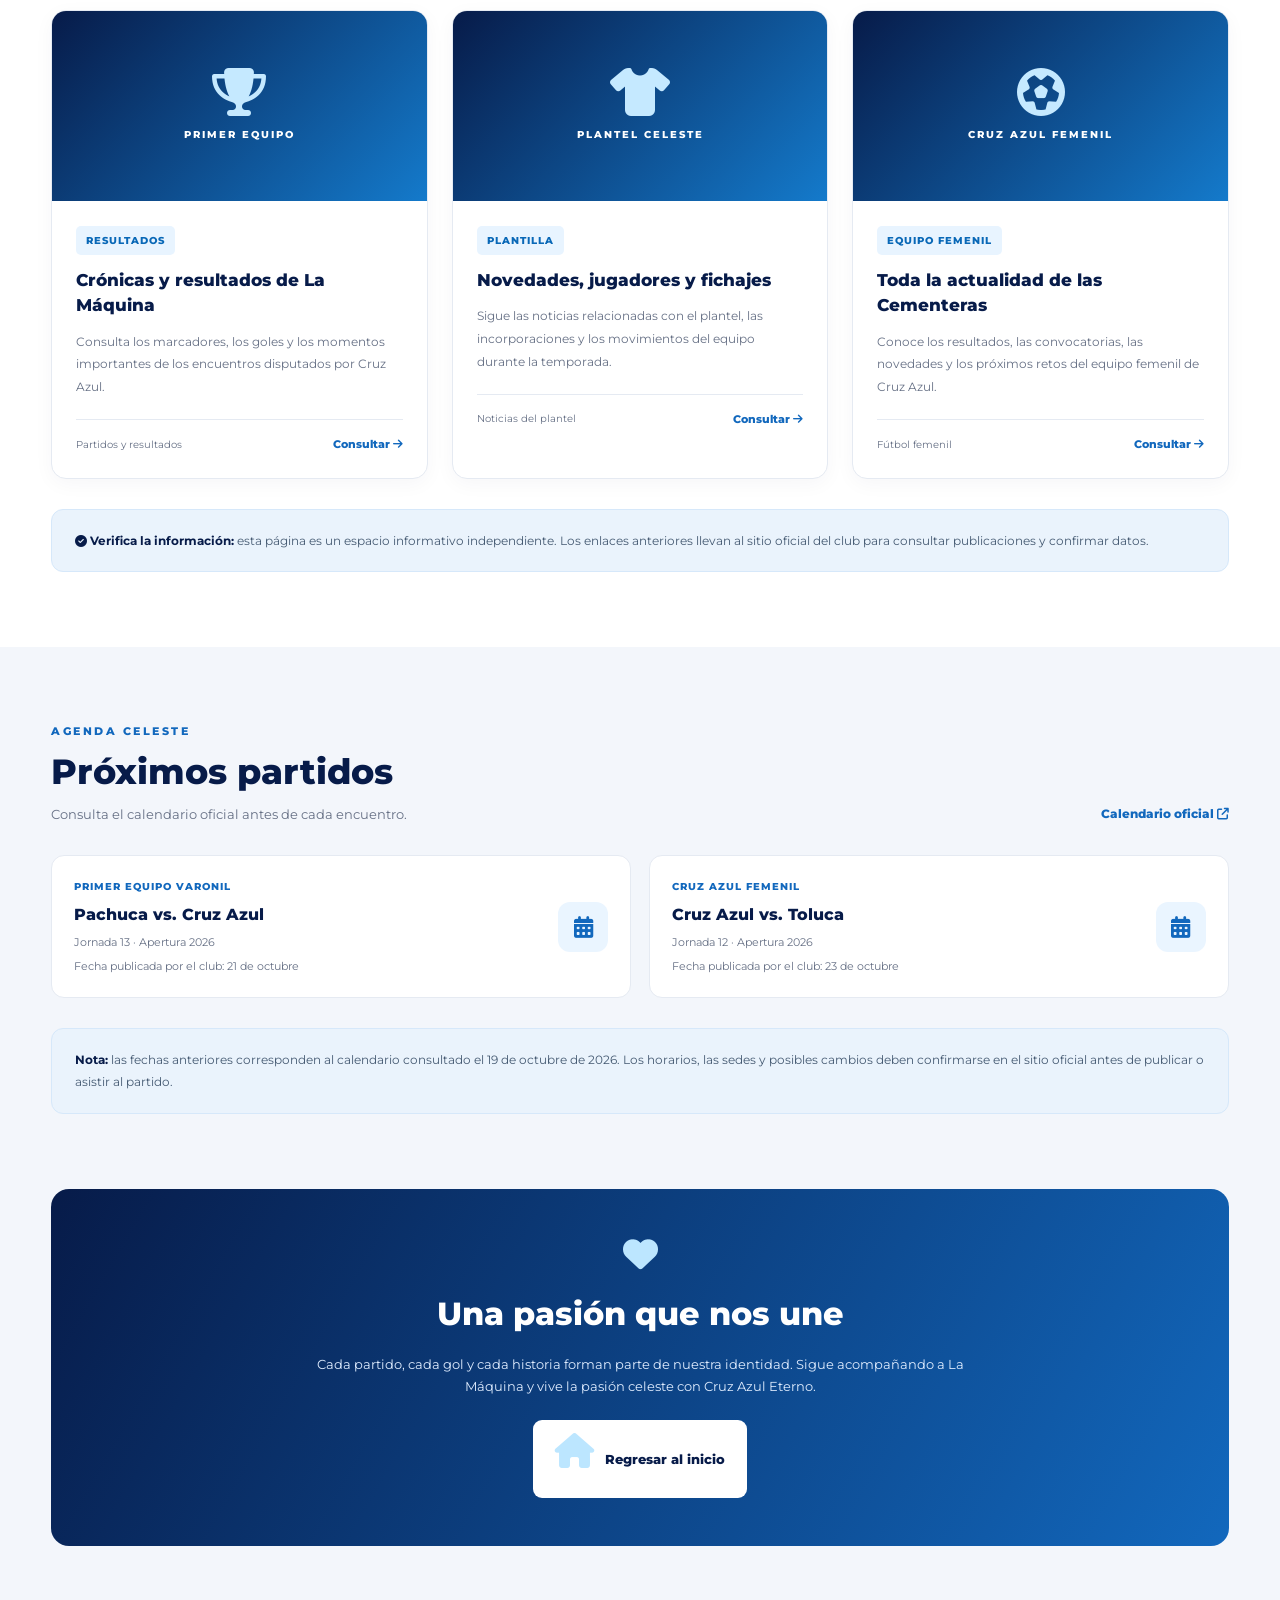
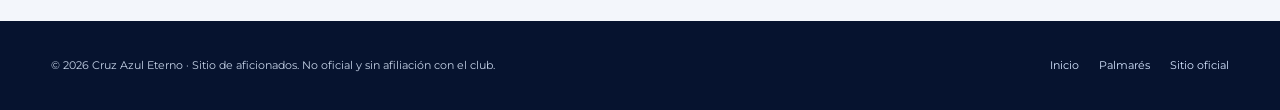
<file: Cruz-azul-eterno/noticias.html>
<!DOCTYPE html>
<html lang="es">
<head>
    <meta charset="UTF-8">
    <meta name="viewport" content="width=device-width, initial-scale=1.0">

    <meta name="description" content="Cruz Azul Eterno: noticias, resultados, fichajes y actualidad de La Máquina Celeste.">

    <meta name="theme-color" content="#071b49">

    <title>Actualidad | Cruz Azul Eterno</title>

    <link rel="preconnect" href="https://fonts.googleapis.com">
    <link href="https://fonts.googleapis.com/css2?family=Montserrat:wght@400;500;600;700;800&display=swap" rel="stylesheet">

    <link rel="stylesheet"
          href="https://cdnjs.cloudflare.com/ajax/libs/font-awesome/6.5.2/css/all.min.css">

    <style>
        :root {
            --azul: #071b49;
            --azul-claro: #1268bd;
            --celeste: #4db8ff;
            --blanco: #ffffff;
            --fondo: #f3f6fb;
            --texto: #263449;
            --gris: #667085;
            --borde: #e5eaf2;
            --sombra: 0 12px 35px rgba(7, 27, 73, .08);
        }

        * {
            margin: 0;
            padding: 0;
            box-sizing: border-box;
        }

        html {
            scroll-behavior: smooth;
            scroll-padding-top: 90px;
        }

        body {
            font-family: 'Montserrat', sans-serif;
            background: var(--fondo);
            color: var(--texto);
            line-height: 1.7;
        }

        a {
            text-decoration: none;
        }

        img {
            display: block;
            max-width: 100%;
        }

        .contenedor {
            width: min(1180px, 92%);
            margin: 0 auto;
        }

        /* ENCABEZADO */

        .encabezado {
            background: var(--azul);
            color: var(--blanco);
            position: sticky;
            top: 0;
            z-index: 1000;
            box-shadow: 0 4px 20px rgba(0, 0, 0, .15);
        }

        .barra {
            min-height: 78px;
            display: flex;
            align-items: center;
            justify-content: space-between;
            gap: 25px;
        }

        .marca {
            color: var(--blanco);
            font-size: 20px;
            font-weight: 800;
            letter-spacing: -.5px;
            display: flex;
            align-items: center;
            gap: 11px;
        }

        .marca-icono {
            width: 43px;
            height: 43px;
            display: grid;
            place-items: center;
            border-radius: 12px;
            color: var(--azul);
            background: var(--blanco);
            font-size: 21px;
        }

        .marca span span {
            color: var(--celeste);
        }

        .navegacion {
            display: flex;
            align-items: center;
            gap: 27px;
        }

        .navegacion a {
            color: #e4edff;
            font-size: 13px;
            font-weight: 600;
            transition: color .25s ease;
        }

        .navegacion a:hover,
        .navegacion a.activo {
            color: var(--celeste);
        }

        .boton-menu {
            display: none;
            border: 0;
            background: transparent;
            color: white;
            font-size: 25px;
            cursor: pointer;
        }

        /* PORTADA */

        .portada {
            position: relative;
            overflow: hidden;
            padding: 95px 0 100px;
            color: var(--blanco);
            background:
                radial-gradient(circle at 85% 20%, rgba(77, 184, 255, .24), transparent 28%),
                linear-gradient(125deg, #061438 0%, #0b3475 60%, #1268bd 100%);
        }

        .portada::after {
            content: "CA";
            position: absolute;
            right: 4%;
            bottom: -125px;
            font-size: clamp(220px, 34vw, 460px);
            font-weight: 800;
            line-height: 1;
            color: rgba(255, 255, 255, .045);
            pointer-events: none;
        }

        .portada-contenido {
            position: relative;
            z-index: 1;
            max-width: 780px;
        }

        .etiqueta-portada {
            display: inline-flex;
            align-items: center;
            gap: 9px;
            padding: 8px 14px;
            border: 1px solid rgba(255, 255, 255, .22);
            background: rgba(255, 255, 255, .08);
            border-radius: 30px;
            font-size: 11px;
            font-weight: 800;
            letter-spacing: 2px;
            color: #c5e9ff;
            margin-bottom: 24px;
        }

        .portada h1 {
            font-size: clamp(36px, 6vw, 66px);
            font-weight: 800;
            line-height: 1.12;
            letter-spacing: -2px;
            margin-bottom: 22px;
        }

        .portada h1 span {
            color: var(--celeste);
        }

        .portada p {
            max-width: 650px;
            color: #dce8fa;
            font-size: 16px;
            line-height: 1.9;
            margin-bottom: 32px;
        }

        .boton-principal {
            display: inline-flex;
            align-items: center;
            gap: 11px;
            padding: 14px 22px;
            border-radius: 9px;
            background: var(--blanco);
            color: var(--azul);
            font-weight: 800;
            font-size: 13px;
            transition: transform .25s, box-shadow .25s;
        }

        .boton-principal:hover {
            transform: translateY(-3px);
            box-shadow: 0 10px 25px rgba(0, 0, 0, .2);
        }

        /* CONTENIDO */

        .seccion {
            padding: 75px 0;
        }

        .encabezado-seccion {
            display: flex;
            justify-content: space-between;
            align-items: end;
            gap: 20px;
            margin-bottom: 30px;
        }

        .subtitulo {
            display: block;
            color: var(--azul-claro);
            text-transform: uppercase;
            letter-spacing: 2.5px;
            font-size: 11px;
            font-weight: 800;
            margin-bottom: 9px;
        }

        .encabezado-seccion h2 {
            color: var(--azul);
            font-size: clamp(25px, 4vw, 35px);
            font-weight: 800;
            line-height: 1.25;
        }

        .encabezado-seccion p {
            color: var(--gris);
            font-size: 13px;
            margin-top: 9px;
        }

        .enlace-oficial {
            color: var(--azul-claro);
            font-size: 12px;
            font-weight: 800;
            white-space: nowrap;
        }

        .enlace-oficial:hover {
            color: var(--azul);
        }

        /* NOTICIA DESTACADA */

        .destacada {
            display: grid;
            grid-template-columns: 1.05fr 1fr;
            background: var(--blanco);
            border-radius: 20px;
            overflow: hidden;
            box-shadow: var(--sombra);
            border: 1px solid var(--borde);
        }

        .destacada-imagen {
            min-height: 350px;
            display: flex;
            align-items: center;
            justify-content: center;
            padding: 35px;
            text-align: center;
            color: white;
            background:
                radial-gradient(circle at 50% 35%, rgba(77, 184, 255, .5), transparent 35%),
                linear-gradient(145deg, #071b49, #1268bd);
        }

        .destacada-imagen .icono-grande {
            font-size: 90px;
            margin-bottom: 15px;
            filter: drop-shadow(0 8px 15px rgba(0, 0, 0, .2));
        }

        .destacada-imagen h3 {
            font-size: 24px;
            font-weight: 800;
        }

        .destacada-imagen p {
            color: #dceaff;
            font-size: 12px;
            margin-top: 8px;
        }

        .destacada-texto {
            padding: 42px;
            display: flex;
            flex-direction: column;
            align-items: flex-start;
            justify-content: center;
        }

        .categoria {
            display: inline-block;
            color: #0968b7;
            background: #e8f4ff;
            border-radius: 5px;
            padding: 6px 10px;
            font-size: 10px;
            font-weight: 800;
            letter-spacing: 1px;
            margin-bottom: 15px;
        }

        .destacada-texto h3 {
            color: var(--azul);
            font-size: clamp(23px, 3vw, 32px);
            line-height: 1.35;
            font-weight: 800;
            margin-bottom: 15px;
        }

        .destacada-texto p {
            color: var(--gris);
            font-size: 14px;
            line-height: 1.9;
            margin-bottom: 22px;
        }

        .fecha {
            color: var(--gris);
            font-size: 11px;
            margin-bottom: 20px;
        }

        .fecha i {
            margin-right: 6px;
        }

        .boton-noticia {
            display: inline-flex;
            align-items: center;
            gap: 9px;
            padding: 12px 18px;
            color: white;
            background: linear-gradient(135deg, var(--azul), var(--azul-claro));
            border-radius: 8px;
            font-size: 12px;
            font-weight: 800;
            transition: transform .25s;
        }

        .boton-noticia:hover {
            color: white;
            transform: translateY(-3px);
        }

        /* TARJETAS */

        .fondo-blanco {
            background: white;
        }

        .rejilla-noticias {
            display: grid;
            grid-template-columns: repeat(3, minmax(0, 1fr));
            gap: 24px;
        }

        .tarjeta {
            overflow: hidden;
            background: white;
            border: 1px solid var(--borde);
            border-radius: 15px;
            box-shadow: 0 5px 20px rgba(7, 27, 73, .04);
            transition: transform .3s, box-shadow .3s;
        }

        .tarjeta:hover {
            transform: translateY(-6px);
            box-shadow: var(--sombra);
        }

        .tarjeta-imagen {
            height: 190px;
            display: flex;
            align-items: center;
            justify-content: center;
            flex-direction: column;
            gap: 10px;
            color: white;
            background: linear-gradient(135deg, #071b49, #147acb);
        }

        .tarjeta-imagen i {
            font-size: 48px;
            color: #c5e9ff;
        }

        .tarjeta-imagen span {
            font-size: 10px;
            font-weight: 800;
            letter-spacing: 2px;
        }

        .tarjeta-contenido {
            padding: 24px;
        }

        .tarjeta-contenido .categoria {
            margin-bottom: 13px;
        }

        .tarjeta-contenido h3 {
            color: var(--azul);
            font-size: 17px;
            line-height: 1.5;
            font-weight: 800;
            margin-bottom: 12px;
        }

        .tarjeta-contenido p {
            color: var(--gris);
            font-size: 12px;
            line-height: 1.9;
            margin-bottom: 20px;
        }

        .tarjeta-pie {
            display: flex;
            align-items: center;
            justify-content: space-between;
            gap: 12px;
            padding-top: 15px;
            border-top: 1px solid var(--borde);
        }

        .tarjeta-pie span {
            color: var(--gris);
            font-size: 10px;
        }

        .tarjeta-pie a {
            color: var(--azul-claro);
            font-size: 11px;
            font-weight: 800;
        }

        /* AGENDA */

        .agenda {
            display: grid;
            grid-template-columns: repeat(2, minmax(0, 1fr));
            gap: 18px;
        }

        .partido {
            display: flex;
            align-items: center;
            justify-content: space-between;
            gap: 18px;
            background: white;
            border: 1px solid var(--borde);
            border-radius: 13px;
            padding: 22px;
        }

        .partido-info small {
            display: block;
            color: var(--azul-claro);
            font-size: 10px;
            font-weight: 800;
            letter-spacing: 1px;
            margin-bottom: 6px;
        }

        .partido-info h3 {
            color: var(--azul);
            font-size: 16px;
            font-weight: 800;
        }

        .partido-info p {
            color: var(--gris);
            font-size: 11px;
            margin-top: 5px;
        }

        .partido-icono {
            width: 50px;
            height: 50px;
            flex-shrink: 0;
            display: grid;
            place-items: center;
            color: var(--azul-claro);
            background: #eaf5ff;
            border-radius: 12px;
            font-size: 22px;
        }

        /* FUENTES */

        .fuente-noticias {
            margin-top: 30px;
            padding: 20px 23px;
            background: #eaf3fc;
            border: 1px solid #d6e8fa;
            border-radius: 12px;
            color: #455a72;
            font-size: 12px;
            line-height: 1.8;
        }

        .fuente-noticias strong {
            color: var(--azul);
        }

        .fuente-noticias a {
            color: var(--azul-claro);
            font-weight: 800;
        }

        /* LLAMADO FINAL */

        .llamado {
            padding: 48px 25px;
            color: white;
            text-align: center;
            border-radius: 18px;
            background: linear-gradient(120deg, #071b49, #1268bd);
        }

        .llamado i {
            font-size: 35px;
            color: #bce6ff;
            margin-bottom: 15px;
        }

        .llamado h2 {
            font-size: clamp(23px, 4vw, 32px);
            font-weight: 800;
            margin-bottom: 12px;
        }

        .llamado p {
            max-width: 650px;
            margin: 0 auto 23px;
            color: #e0edff;
            font-size: 13px;
        }

        .llamado .boton-principal {
            justify-content: center;
        }

        /* PIE DE PÁGINA */

        .pie {
            margin-top: 75px;
            padding: 35px 0;
            color: #c5d2e7;
            background: #06132f;
        }

        .pie-contenido {
            display: flex;
            justify-content: space-between;
            align-items: center;
            gap: 20px;
        }

        .pie p {
            font-size: 11px;
        }

        .pie-enlaces {
            display: flex;
            gap: 20px;
            flex-wrap: wrap;
        }

        .pie-enlaces a {
            color: #d5e5ff;
            font-size: 11px;
        }

        .pie-enlaces a:hover {
            color: var(--celeste);
        }

        /* RESPONSIVE */

        @media (max-width: 900px) {
            .navegacion {
                gap: 15px;
            }

            .navegacion a {
                font-size: 11px;
            }

            .destacada {
                grid-template-columns: 1fr 1fr;
            }

            .destacada-texto {
                padding: 28px;
            }

            .rejilla-noticias {
                grid-template-columns: repeat(2, minmax(0, 1fr));
            }
        }

        @media (max-width: 650px) {
            .barra {
                min-height: 70px;
            }

            .marca {
                font-size: 17px;
            }

            .boton-menu {
                display: block;
            }

            .navegacion {
                display: none;
                position: absolute;
                top: 70px;
                left: 0;
                width: 100%;
                padding: 18px 5%;
                background: var(--azul);
                flex-direction: column;
                align-items: stretch;
                gap: 0;
                box-shadow: 0 12px 20px rgba(0, 0, 0, .15);
            }

            .navegacion.abierto {
                display: flex;
            }

            .navegacion a {
                padding: 12px 0;
                font-size: 13px;
                border-bottom: 1px solid rgba(255, 255, 255, .08);
            }

            .portada {
                padding: 70px 0;
            }

            .portada h1 {
                letter-spacing: -1px;
            }

            .portada p {
                font-size: 14px;
            }

            .seccion {
                padding: 52px 0;
            }

            .encabezado-seccion {
                align-items: flex-start;
                flex-direction: column;
            }

            .destacada {
                grid-template-columns: 1fr;
            }

            .destacada-imagen {
                min-height: 230px;
            }

            .destacada-imagen .icono-grande {
                font-size: 65px;
            }

            .destacada-texto {
                padding: 26px 23px;
            }

            .rejilla-noticias,
            .agenda {
                grid-template-columns: 1fr;
            }

            .tarjeta-imagen {
                height: 210px;
            }

            .partido {
                padding: 18px;
            }

            .pie-contenido {
                flex-direction: column;
                text-align: center;
            }

            .pie-enlaces {
                justify-content: center;
            }
        }
    </style>
</head>

<body>

    <!-- ENCABEZADO -->
    <header class="encabezado">
        <div class="contenedor barra">

            <a href="eterno.html" class="marca">
                <span class="marca-icono">
                    <i class="fa-solid fa-futbol"></i>
                </span>
                <span>Cruz Azul <span>Eterno</span></span>
            </a>

            <button class="boton-menu"
                    id="botonMenu"
                    aria-label="Abrir menú"
                    aria-expanded="false"
                    aria-controls="navegacion">
                <i class="fa-solid fa-bars"></i>
            </button>

            <nav class="navegacion" id="navegacion">
                <a href="eterno.html">Inicio</a>
                <a href="#destacadas" class="activo">Actualidad</a>
                <a href="#noticias">Noticias</a>
                <a href="#partidos">Partidos</a>
                <a href="titulos.html">Palmarés</a>
            </nav>

        </div>
    </header>

    <main>

        <!-- PORTADA -->
        <section class="portada">
            <div class="contenedor portada-contenido">

                <div class="etiqueta-portada">
                    <i class="fa-solid fa-bolt"></i>
                    ACTUALIDAD CELESTE
                </div>

                <h1>
                    Las últimas noticias de
                    <span>La Máquina</span>
                </h1>

                <p>
                    Mantente informado sobre Cruz Azul: resultados,
                    próximos encuentros, novedades del equipo, fichajes
                    y todo lo que sucede dentro y fuera de la cancha.
                    La pasión celeste se vive todos los días.
                </p>

                <a href="#noticias" class="boton-principal">
                    <i class="fa-solid fa-newspaper"></i>
                    Explorar noticias
                    <i class="fa-solid fa-arrow-down"></i>
                </a>

            </div>
        </section>

        <!-- NOTICIA DESTACADA -->
        <section class="seccion" id="destacadas">
            <div class="contenedor">

                <div class="encabezado-seccion">
                    <div>
                        <span class="subtitulo">Lo más reciente</span>
                        <h2>Actualidad de La Máquina</h2>
                        <p>Información para seguir de cerca al equipo celeste.</p>
                    </div>

                    <a class="enlace-oficial"
                       href="https://cfcruzazul.com/plantel/actualidad/"
                       target="_blank"
                       rel="noopener noreferrer">
                        Noticias oficiales
                        <i class="fa-solid fa-arrow-up-right-from-square"></i>
                    </a>
                </div>

                <article class="destacada">

                    <div class="destacada-imagen">
                        <div>
                            <div class="icono-grande">
                                <i class="fa-solid fa-futbol"></i>
                            </div>
                            <h3>Pasión que nunca se detiene</h3>
                            <p>CRUZ AZUL · NOTICIAS Y ACTUALIDAD</p>
                        </div>
                    </div>

                    <div class="destacada-texto">
                        <span class="categoria">ACTUALIDAD</span>

                        <h3>
                            Todo lo que necesitas saber sobre Cruz Azul
                        </h3>

                        <p>
                            Consulta las publicaciones del club, las crónicas
                            de los encuentros, las convocatorias y las novedades
                            de los equipos varonil y femenil. Mantente informado
                            mediante fuentes oficiales y verifica cada noticia
                            antes de compartirla.
                        </p>

                        <span class="fecha">
                            <i class="fa-solid fa-circle-info"></i>
                            Información del club
                        </span>

                        <a href="https://cfcruzazul.com/plantel/actualidad/"
                           target="_blank"
                           rel="noopener noreferrer"
                           class="boton-noticia">
                            Leer noticias oficiales
                            <i class="fa-solid fa-arrow-right"></i>
                        </a>
                    </div>

                </article>

            </div>
        </section>

        <!-- NOTICIAS -->
        <section class="seccion fondo-blanco" id="noticias">
            <div class="contenedor">

                <div class="encabezado-seccion">
                    <div>
                        <span class="subtitulo">Información celeste</span>
                        <h2>Noticias y novedades</h2>
                        <p>Accesos a información reciente y publicaciones del club.</p>
                    </div>
                </div>

                <div class="rejilla-noticias">

                    <!-- NOTICIA 1 -->
                    <article class="tarjeta">
                        <div class="tarjeta-imagen">
                            <i class="fa-solid fa-trophy"></i>
                            <span>PRIMER EQUIPO</span>
                        </div>

                        <div class="tarjeta-contenido">
                            <span class="categoria">RESULTADOS</span>

                            <h3>
                                Crónicas y resultados de La Máquina
                            </h3>

                            <p>
                                Consulta los marcadores, los goles y los
                                momentos importantes de los encuentros
                                disputados por Cruz Azul.
                            </p>

                            <div class="tarjeta-pie">
                                <span>Partidos y resultados</span>

                                <a href="https://cfcruzazul.com/noticias/"
                                   target="_blank"
                                   rel="noopener noreferrer">
                                    Consultar
                                    <i class="fa-solid fa-arrow-right"></i>
                                </a>
                            </div>
                        </div>
                    </article>

                    <!-- NOTICIA 2 -->
                    <article class="tarjeta">
                        <div class="tarjeta-imagen">
                            <i class="fa-solid fa-shirt"></i>
                            <span>PLANTEL CELESTE</span>
                        </div>

                        <div class="tarjeta-contenido">
                            <span class="categoria">PLANTILLA</span>

                            <h3>
                                Novedades, jugadores y fichajes
                            </h3>

                            <p>
                                Sigue las noticias relacionadas con el plantel,
                                las incorporaciones y los movimientos del
                                equipo durante la temporada.
                            </p>

                            <div class="tarjeta-pie">
                                <span>Noticias del plantel</span>

                                <a href="https://cfcruzazul.com/plantel/actualidad/"
                                   target="_blank"
                                   rel="noopener noreferrer">
                                    Consultar
                                    <i class="fa-solid fa-arrow-right"></i>
                                </a>
                            </div>
                        </div>
                    </article>

                    <!-- NOTICIA 3 -->
                    <article class="tarjeta">
                        <div class="tarjeta-imagen">
                            <i class="fa-solid fa-futbol"></i>
                            <span>CRUZ AZUL FEMENIL</span>
                        </div>

                        <div class="tarjeta-contenido">
                            <span class="categoria">EQUIPO FEMENIL</span>

                            <h3>
                                Toda la actualidad de las Cementeras
                            </h3>

                            <p>
                                Conoce los resultados, las convocatorias,
                                las novedades y los próximos retos del
                                equipo femenil de Cruz Azul.
                            </p>

                            <div class="tarjeta-pie">
                                <span>Fútbol femenil</span>

                                <a href="https://cfcruzazul.com/noticias/"
                                   target="_blank"
                                   rel="noopener noreferrer">
                                    Consultar
                                    <i class="fa-solid fa-arrow-right"></i>
                                </a>
                            </div>
                        </div>
                    </article>

                </div>

                <div class="fuente-noticias">
                    <strong>
                        <i class="fa-solid fa-circle-check"></i>
                        Verifica la información:
                    </strong>
                    esta página es un espacio informativo independiente.
                    Los enlaces anteriores llevan al sitio oficial del club
                    para consultar publicaciones y confirmar datos.
                </div>

            </div>
        </section>

        <!-- PRÓXIMOS PARTIDOS -->
        <section class="seccion" id="partidos">
            <div class="contenedor">

                <div class="encabezado-seccion">
                    <div>
                        <span class="subtitulo">Agenda celeste</span>
                        <h2>Próximos partidos</h2>
                        <p>Consulta el calendario oficial antes de cada encuentro.</p>
                    </div>

                    <a class="enlace-oficial"
                       href="https://cfcruzazul.com/"
                       target="_blank"
                       rel="noopener noreferrer">
                        Calendario oficial
                        <i class="fa-solid fa-arrow-up-right-from-square"></i>
                    </a>
                </div>

                <div class="agenda">

                    <article class="partido">
                        <div class="partido-info">
                            <small>PRIMER EQUIPO VARONIL</small>
                            <h3>Pachuca vs. Cruz Azul</h3>
                            <p>Jornada 13 · Apertura 2026</p>
                            <p>Fecha publicada por el club: 21 de octubre</p>
                        </div>

                        <div class="partido-icono">
                            <i class="fa-solid fa-calendar-days"></i>
                        </div>
                    </article>

                    <article class="partido">
                        <div class="partido-info">
                            <small>CRUZ AZUL FEMENIL</small>
                            <h3>Cruz Azul vs. Toluca</h3>
                            <p>Jornada 12 · Apertura 2026</p>
                            <p>Fecha publicada por el club: 23 de octubre</p>
                        </div>

                        <div class="partido-icono">
                            <i class="fa-solid fa-calendar-days"></i>
                        </div>
                    </article>

                </div>

                <div class="fuente-noticias">
                    <strong>Nota:</strong> las fechas anteriores corresponden
                    al calendario consultado el 19 de octubre de 2026.
                    Los horarios, las sedes y posibles cambios deben confirmarse
                    en el sitio oficial antes de publicar o asistir al partido.
                </div>

            </div>
        </section>

        <!-- LLAMADO FINAL -->
        <section class="contenedor">
            <div class="llamado">
                <i class="fa-solid fa-heart"></i>

                <h2>Una pasión que nos une</h2>

                <p>
                    Cada partido, cada gol y cada historia forman parte
                    de nuestra identidad. Sigue acompañando a La Máquina
                    y vive la pasión celeste con Cruz Azul Eterno.
                </p>

                <a href="eterno.html" class="boton-principal">
                    <i class="fa-solid fa-house"></i>
                    Regresar al inicio
                </a>
            </div>
        </section>

    </main>

    <!-- PIE DE PÁGINA -->
    <footer class="pie">
        <div class="contenedor pie-contenido">

            <p>
                © 2026 Cruz Azul Eterno · Sitio de aficionados.
                No oficial y sin afiliación con el club.
            </p>

            <div class="pie-enlaces">
                <a href="eterno.html">Inicio</a>
                <a href="titulos.html">Palmarés</a>
                <a href="https://cfcruzazul.com/"
                   target="_blank"
                   rel="noopener noreferrer">
                    Sitio oficial
                </a>
            </div>

        </div>
    </footer>

    <script>
        const botonMenu = document.getElementById('botonMenu');
        const navegacion = document.getElementById('navegacion');

        botonMenu.addEventListener('click', function () {
            const abierto = navegacion.classList.toggle('abierto');

            botonMenu.setAttribute('aria-expanded', abierto);
            botonMenu.innerHTML = abierto
                ? '<i class="fa-solid fa-xmark"></i>'
                : '<i class="fa-solid fa-bars"></i>';
        });

        navegacion.querySelectorAll('a').forEach(function (enlace) {
            enlace.addEventListener('click', function () {
                navegacion.classList.remove('abierto');
                botonMenu.setAttribute('aria-expanded', 'false');
                botonMenu.innerHTML = '<i class="fa-solid fa-bars"></i>';
            });
        });
    </script>

</body>
</html>
</file>
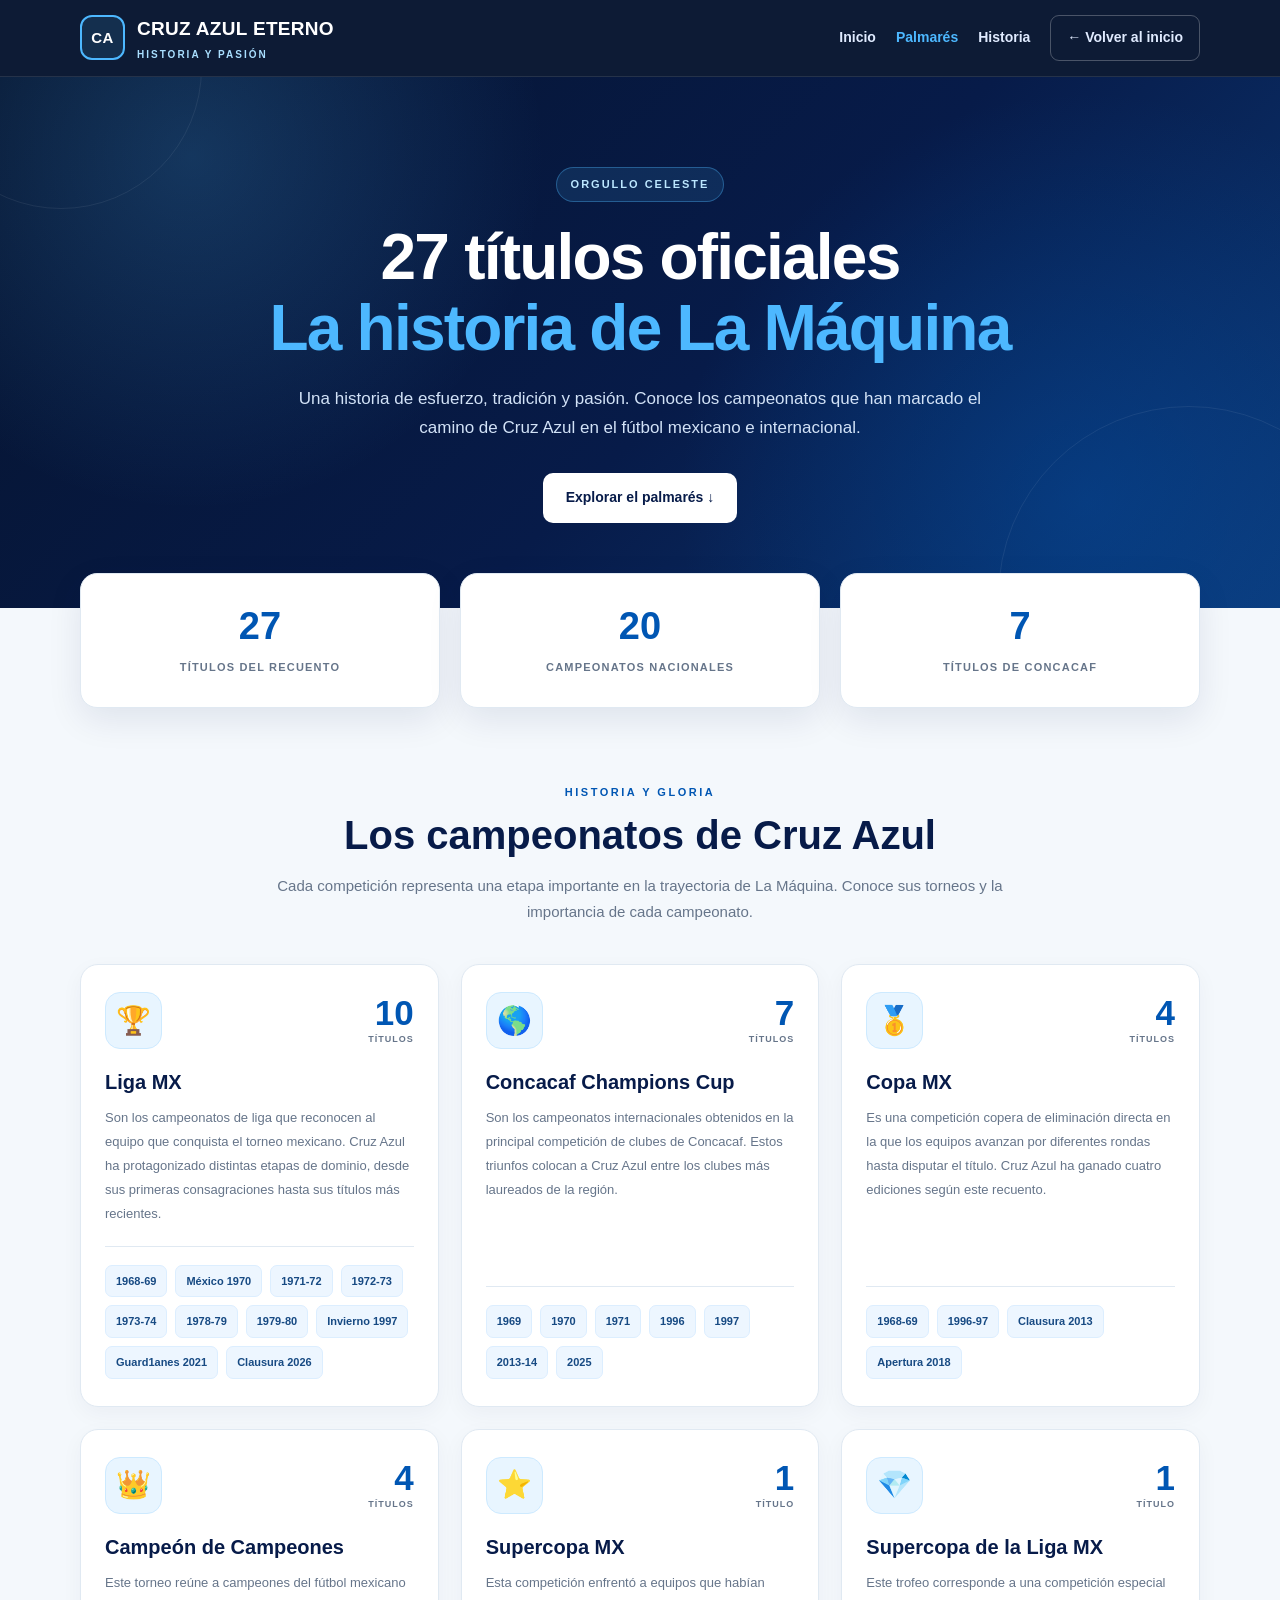
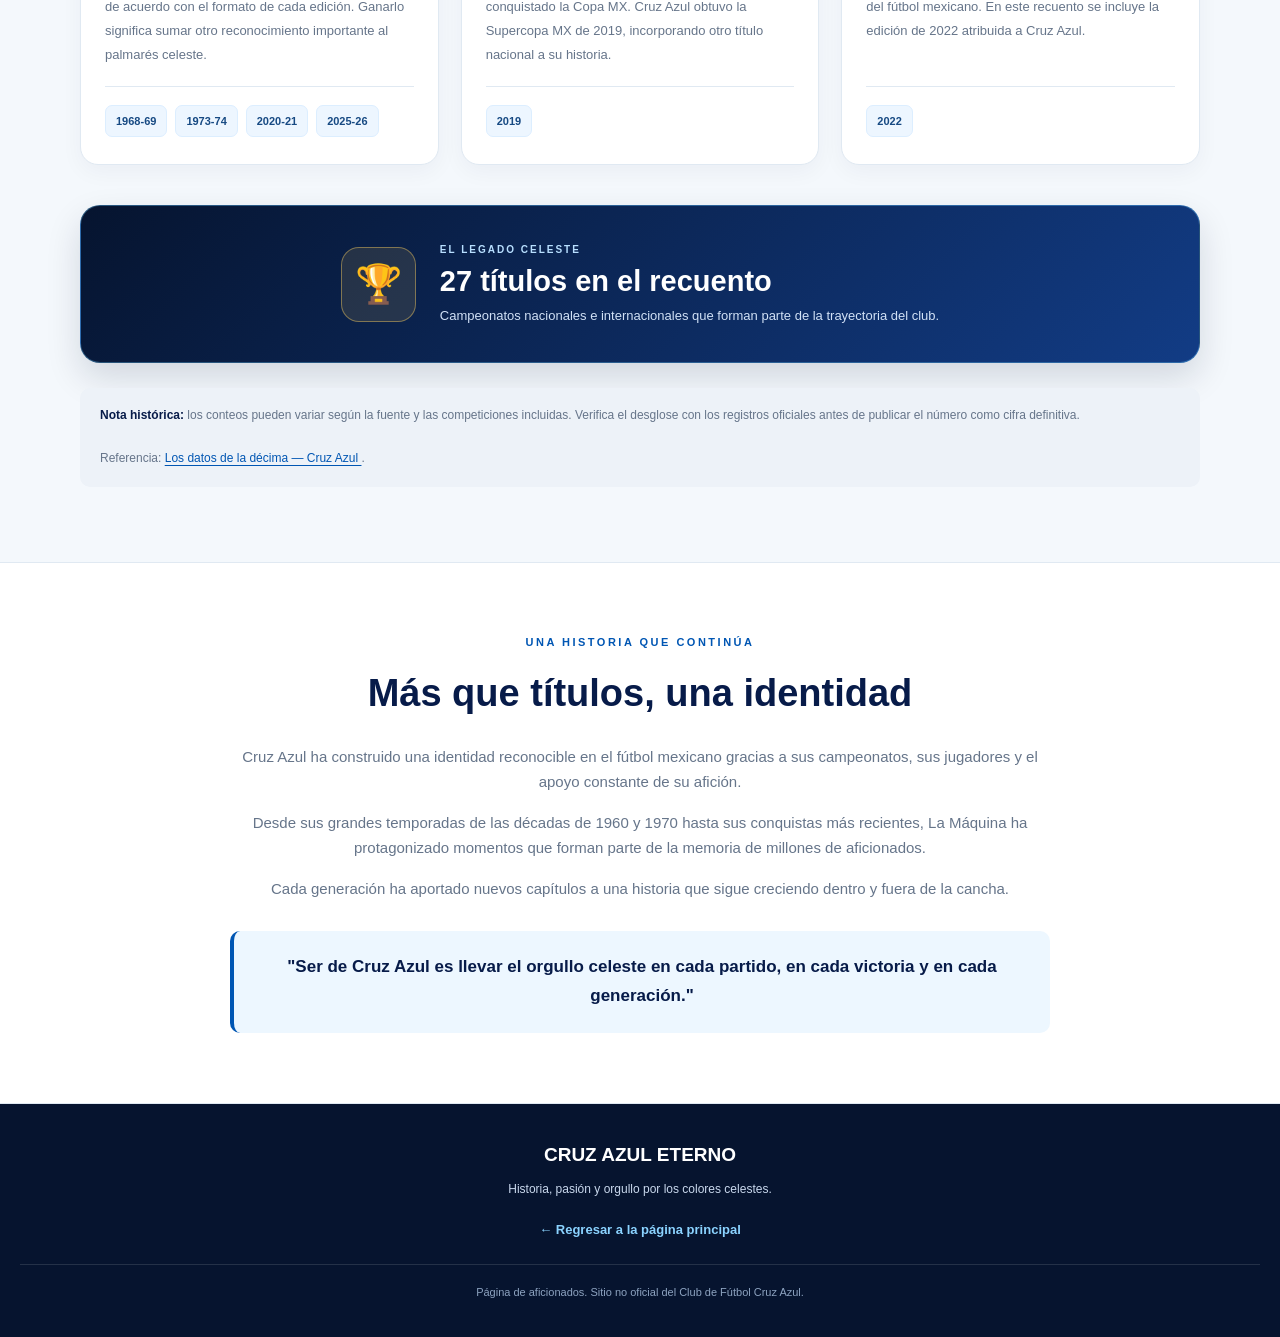
<file: Cruz-azul-eterno/titulos.html>
<!DOCTYPE html>
<html lang="es">
<head>
    <meta charset="UTF-8">
    <meta name="viewport" content="width=device-width, initial-scale=1.0">

    <meta name="description"
          content="Conoce el palmarés de Cruz Azul: Liga MX, Concacaf, Copa MX y campeonatos nacionales.">

    <meta name="theme-color" content="#071b49">

    <title>Los títulos de Cruz Azul | Cruz Azul Eterno</title>

    <style>
        :root {
            --azul-oscuro: #071b49;
            --azul-profundo: #06142f;
            --azul: #0056b3;
            --azul-claro: #4db8ff;
            --celeste: #dff3ff;
            --blanco: #ffffff;
            --fondo: #f4f8fc;
            --texto: #243247;
            --texto-secundario: #66758a;
            --borde: #e0e9f2;
            --sombra: 0 12px 35px rgba(7, 27, 73, 0.09);
        }

        * {
            box-sizing: border-box;
            margin: 0;
            padding: 0;
        }

        html {
            scroll-behavior: smooth;
            scroll-padding-top: 100px;
        }

        body {
            font-family: "Segoe UI", Arial, Helvetica, sans-serif;
            background: var(--fondo);
            color: var(--texto);
            line-height: 1.7;
        }

        a {
            color: inherit;
            text-decoration: none;
        }

        .contenedor {
            width: min(1120px, 92%);
            margin-inline: auto;
        }

        /* ENCABEZADO */

        .encabezado {
            position: sticky;
            top: 0;
            z-index: 100;
            background: rgba(6, 20, 47, 0.97);
            border-bottom: 1px solid rgba(255, 255, 255, 0.1);
            backdrop-filter: blur(12px);
        }

        .barra-navegacion {
            min-height: 76px;
            display: flex;
            justify-content: space-between;
            align-items: center;
            gap: 25px;
        }

        .marca {
            display: flex;
            align-items: center;
            gap: 12px;
            color: var(--blanco);
            font-size: 19px;
            font-weight: 800;
            letter-spacing: 0.3px;
            flex-shrink: 0;
        }

        .escudo-marca {
            width: 45px;
            height: 45px;
            display: grid;
            place-items: center;
            border: 2px solid var(--azul-claro);
            border-radius: 12px;
            color: var(--blanco);
            font-size: 15px;
            font-weight: 900;
            background: rgba(77, 184, 255, 0.12);
        }

        .marca small {
            display: block;
            color: #a9dfff;
            font-size: 10px;
            letter-spacing: 2px;
            font-weight: 600;
        }

        .menu {
            display: flex;
            align-items: center;
            flex-wrap: wrap;
            gap: 20px;
        }

        .menu a {
            color: #e0ebff;
            font-size: 14px;
            font-weight: 600;
            transition: color 0.25s ease, background 0.25s ease;
        }

        .menu a:hover,
        .menu a.activo {
            color: var(--azul-claro);
        }

        .menu .boton-regresar {
            padding: 10px 16px;
            border: 1px solid rgba(255, 255, 255, 0.25);
            border-radius: 9px;
        }

        .menu .boton-regresar:hover {
            color: white;
            background: rgba(77, 184, 255, 0.13);
        }

        /* PORTADA */

        .hero {
            position: relative;
            overflow: hidden;
            padding: 90px 20px 85px;
            text-align: center;
            color: var(--blanco);
            background:
                radial-gradient(circle at 15% 15%, rgba(77, 184, 255, 0.2), transparent 30%),
                radial-gradient(circle at 85% 80%, rgba(0, 86, 179, 0.35), transparent 35%),
                linear-gradient(135deg, #06142f 0%, #071b49 55%, #0c3977 100%);
        }

        .hero::before,
        .hero::after {
            content: "";
            position: absolute;
            width: 280px;
            height: 280px;
            border: 1px solid rgba(255, 255, 255, 0.07);
            border-radius: 50%;
            pointer-events: none;
        }

        .hero::before {
            top: -150px;
            left: -80px;
        }

        .hero::after {
            right: -100px;
            bottom: -180px;
            width: 380px;
            height: 380px;
        }

        .hero-contenido {
            position: relative;
            z-index: 1;
            max-width: 850px;
            margin: 0 auto;
        }

        .etiqueta {
            display: inline-flex;
            align-items: center;
            gap: 8px;
            padding: 7px 14px;
            margin-bottom: 20px;
            color: #bce7ff;
            background: rgba(77, 184, 255, 0.12);
            border: 1px solid rgba(77, 184, 255, 0.35);
            border-radius: 50px;
            font-size: 11px;
            font-weight: 800;
            letter-spacing: 2px;
        }

        .hero h1 {
            margin-bottom: 20px;
            font-size: clamp(35px, 6vw, 64px);
            line-height: 1.12;
            letter-spacing: -1.8px;
        }

        .hero h1 span {
            display: block;
            color: var(--azul-claro);
        }

        .hero p {
            max-width: 700px;
            margin: 0 auto;
            color: #d2e2f7;
            font-size: 17px;
        }

        .hero-boton {
            display: inline-block;
            margin-top: 30px;
            padding: 13px 23px;
            border-radius: 10px;
            color: var(--azul-oscuro);
            background: var(--blanco);
            font-size: 14px;
            font-weight: 800;
            transition: transform 0.25s ease, background 0.25s ease;
        }

        .hero-boton:hover {
            transform: translateY(-3px);
            background: var(--celeste);
        }

        /* RESUMEN */

        .resumen {
            position: relative;
            z-index: 2;
            display: grid;
            grid-template-columns: repeat(3, minmax(0, 1fr));
            gap: 20px;
            margin-top: -35px;
        }

        .resumen-card {
            min-height: 135px;
            display: flex;
            flex-direction: column;
            justify-content: center;
            align-items: center;
            padding: 24px 15px;
            text-align: center;
            background: var(--blanco);
            border: 1px solid var(--borde);
            border-radius: 17px;
            box-shadow: var(--sombra);
        }

        .resumen-card strong {
            color: var(--azul);
            font-size: 38px;
            line-height: 1.2;
            font-weight: 900;
        }

        .resumen-card span {
            margin-top: 8px;
            color: var(--texto-secundario);
            font-size: 11px;
            font-weight: 800;
            letter-spacing: 1.2px;
        }

        /* SECCIONES */

        .seccion {
            padding: 75px 0;
        }

        .titulo-seccion {
            max-width: 760px;
            margin: 0 auto 40px;
            text-align: center;
        }

        .subtitulo {
            display: block;
            margin-bottom: 10px;
            color: var(--azul);
            font-size: 11px;
            font-weight: 900;
            letter-spacing: 2.5px;
        }

        .titulo-seccion h2 {
            margin-bottom: 14px;
            color: var(--azul-oscuro);
            font-size: clamp(27px, 4vw, 40px);
            line-height: 1.2;
        }

        .titulo-seccion p {
            color: var(--texto-secundario);
            font-size: 15px;
        }

        /* TARJETAS */

        .trofeos-grid {
            display: grid;
            grid-template-columns: repeat(3, minmax(0, 1fr));
            gap: 22px;
        }

        .trofeo-card {
            display: flex;
            flex-direction: column;
            min-width: 0;
            padding: 27px 24px;
            background: var(--blanco);
            border: 1px solid var(--borde);
            border-radius: 18px;
            box-shadow: 0 7px 22px rgba(7, 27, 73, 0.045);
            transition: transform 0.25s ease, box-shadow 0.25s ease;
        }

        .trofeo-card:hover {
            transform: translateY(-5px);
            box-shadow: var(--sombra);
        }

        .trofeo-superior {
            display: flex;
            justify-content: space-between;
            align-items: flex-start;
            gap: 12px;
            margin-bottom: 20px;
        }

        .trofeo-icono {
            width: 57px;
            height: 57px;
            display: grid;
            place-items: center;
            flex-shrink: 0;
            background: #e8f5ff;
            border: 1px solid #cdeaff;
            border-radius: 15px;
            font-size: 28px;
        }

        .trofeo-cantidad {
            display: flex;
            flex-direction: column;
            align-items: flex-end;
            line-height: 1.2;
        }

        .trofeo-cantidad strong {
            color: var(--azul);
            font-size: 35px;
            font-weight: 900;
        }

        .trofeo-cantidad span {
            color: var(--texto-secundario);
            font-size: 9px;
            font-weight: 800;
            letter-spacing: 1px;
        }

        .trofeo-card h3 {
            margin-bottom: 11px;
            color: var(--azul-oscuro);
            font-size: 20px;
            line-height: 1.3;
        }

        .explicacion-titulo {
            margin-bottom: 19px;
            color: var(--texto-secundario);
            font-size: 13px;
            line-height: 1.85;
        }

        .lista-titulos {
            display: flex;
            flex-wrap: wrap;
            gap: 8px;
            margin-top: auto;
            padding-top: 18px;
            border-top: 1px solid var(--borde);
        }

        .lista-titulos span {
            padding: 6px 10px;
            color: #174a83;
            background: #edf6ff;
            border: 1px solid #dceeff;
            border-radius: 7px;
            font-size: 11px;
            font-weight: 800;
        }

        /* TOTAL */

        .total-palmares {
            display: flex;
            align-items: center;
            justify-content: center;
            gap: 24px;
            margin-top: 40px;
            padding: 35px 25px;
            color: var(--blanco);
            background: linear-gradient(135deg, var(--azul-profundo), #123c85);
            border: 1px solid rgba(100, 200, 255, 0.35);
            border-radius: 20px;
            box-shadow: 0 15px 35px rgba(6, 20, 47, 0.14);
            text-align: left;
        }

        .total-icono {
            width: 75px;
            height: 75px;
            display: grid;
            place-items: center;
            flex-shrink: 0;
            background: rgba(240, 199, 94, 0.12);
            border: 1px solid rgba(240, 199, 94, 0.45);
            border-radius: 18px;
            font-size: 38px;
        }

        .total-etiqueta {
            display: block;
            margin-bottom: 5px;
            color: #b8dfff;
            font-size: 10px;
            font-weight: 900;
            letter-spacing: 2px;
        }

        .total-palmares h3 {
            margin-bottom: 5px;
            font-size: 29px;
            line-height: 1.25;
        }

        .total-palmares p {
            color: #d1e1f6;
            font-size: 13px;
        }

        /* HISTORIA */

        .historia {
            padding: 70px 0;
            background: var(--blanco);
            border-top: 1px solid var(--borde);
            border-bottom: 1px solid var(--borde);
        }

        .historia-contenido {
            max-width: 820px;
            margin: 0 auto;
            text-align: center;
        }

        .historia-contenido h2 {
            margin-bottom: 18px;
            color: var(--azul-oscuro);
            font-size: clamp(27px, 4vw, 38px);
        }

        .historia-contenido p {
            margin-bottom: 15px;
            color: var(--texto-secundario);
            font-size: 15px;
        }

        .frase {
            margin-top: 30px;
            padding: 22px;
            color: var(--azul-oscuro);
            background: #edf7ff;
            border-left: 4px solid var(--azul);
            border-radius: 10px;
            font-size: 17px;
            font-weight: 800;
        }

        /* FUENTES */

        .nota-final {
            margin-top: 25px;
            padding: 17px 20px;
            color: var(--texto-secundario);
            background: #edf2f8;
            border-radius: 10px;
            font-size: 12px;
            line-height: 1.8;
        }

        .nota-final strong {
            color: var(--azul-oscuro);
        }

        .nota-final a {
            color: var(--azul);
            text-decoration: underline;
            text-underline-offset: 3px;
        }

        /* PIE DE PÁGINA */

        .pie {
            padding: 35px 20px;
            color: #c9d8ed;
            background: var(--azul-profundo);
            text-align: center;
        }

        .pie-marca {
            margin-bottom: 8px;
            color: var(--blanco);
            font-size: 19px;
            font-weight: 900;
        }

        .pie p {
            margin-bottom: 15px;
            font-size: 12px;
        }

        .pie a {
            color: #8bd3ff;
            font-size: 13px;
            font-weight: 700;
        }

        .pie a:hover {
            color: var(--blanco);
        }

        .copyright {
            margin-top: 22px;
            padding-top: 18px;
            border-top: 1px solid rgba(255, 255, 255, 0.12);
            color: #8da3c0;
            font-size: 11px;
        }

        /* ADAPTACIÓN A TABLETAS */

        @media (max-width: 900px) {
            .trofeos-grid {
                grid-template-columns: repeat(2, minmax(0, 1fr));
            }

            .barra-navegacion {
                gap: 15px;
            }

            .menu {
                gap: 12px;
            }

            .menu a {
                font-size: 12px;
            }
        }

        /* ADAPTACIÓN A CELULARES */

        @media (max-width: 620px) {
            .barra-navegacion {
                flex-direction: column;
                justify-content: center;
                padding: 15px 0;
            }

            .menu {
                width: 100%;
                justify-content: center;
                flex-wrap: wrap;
                gap: 12px 16px;
            }

            .hero {
                padding: 65px 18px 70px;
            }

            .hero h1 {
                letter-spacing: -1px;
            }

            .hero p {
                font-size: 15px;
            }

            .resumen {
                grid-template-columns: 1fr;
                gap: 12px;
                margin-top: -25px;
            }

            .resumen-card {
                min-height: 100px;
            }

            .resumen-card strong {
                font-size: 32px;
            }

            .seccion {
                padding: 55px 0;
            }

            .trofeos-grid {
                grid-template-columns: 1fr;
                gap: 16px;
            }

            .trofeo-card {
                padding: 23px 20px;
            }

            .total-palmares {
                flex-direction: column;
                gap: 17px;
                padding: 28px 20px;
                text-align: center;
            }

            .total-palmares h3 {
                font-size: 25px;
            }

            .total-palmares p {
                font-size: 12px;
            }

            .historia {
                padding: 55px 0;
            }
        }

        @media (prefers-reduced-motion: reduce) {
            html {
                scroll-behavior: auto;
            }

            *,
            *::before,
            *::after {
                transition-duration: 0.01ms !important;
            }
        }
    </style>
</head>

<body>

    <!-- ENCABEZADO -->
    <header class="encabezado">
        <div class="contenedor barra-navegacion">

            <!-- CORREGIDO: el inicio se llama eterno.html -->
            <a class="marca"
               href="eterno.html"
               aria-label="Cruz Azul Eterno, página principal">

                <span class="escudo-marca" aria-hidden="true">CA</span>

                <span>
                    CRUZ AZUL ETERNO
                    <small>HISTORIA Y PASIÓN</small>
                </span>
            </a>

            <nav class="menu" aria-label="Navegación principal">
                <a href="eterno.html">Inicio</a>
                <a href="#palmares" class="activo">Palmarés</a>
                <a href="#historia">Historia</a>

                <!-- CORREGIDO -->
                <a href="eterno.html" class="boton-regresar">
                    ← Volver al inicio
                </a>
            </nav>

        </div>
    </header>

    <main>

        <!-- PORTADA -->
        <section class="hero">
            <div class="hero-contenido">

                <span class="etiqueta">ORGULLO CELESTE</span>

                <h1>
                    27 títulos oficiales
                    <span>La historia de La Máquina</span>
                </h1>

                <p>
                    Una historia de esfuerzo, tradición y pasión.
                    Conoce los campeonatos que han marcado el camino
                    de Cruz Azul en el fútbol mexicano e internacional.
                </p>

                <a href="#palmares" class="hero-boton">
                    Explorar el palmarés ↓
                </a>

            </div>
        </section>

        <div class="contenedor">

            <!-- RESUMEN -->
            <section class="resumen" aria-label="Resumen del palmarés">

                <article class="resumen-card">
                    <strong>27</strong>
                    <span>TÍTULOS DEL RECUENTO</span>
                </article>

                <article class="resumen-card">
                    <strong>20</strong>
                    <span>CAMPEONATOS NACIONALES</span>
                </article>

                <article class="resumen-card">
                    <strong>7</strong>
                    <span>TÍTULOS DE CONCACAF</span>
                </article>

            </section>

            <!-- PALMARÉS -->
            <section class="seccion" id="palmares">

                <div class="titulo-seccion">
                    <span class="subtitulo">HISTORIA Y GLORIA</span>

                    <h2>Los campeonatos de Cruz Azul</h2>

                    <p>
                        Cada competición representa una etapa importante
                        en la trayectoria de La Máquina. Conoce sus torneos
                        y la importancia de cada campeonato.
                    </p>
                </div>

                <div class="trofeos-grid">

                    <!-- 1. LIGA MX -->
                    <article class="trofeo-card">

                        <div class="trofeo-superior">
                            <div class="trofeo-icono" aria-hidden="true">🏆</div>

                            <div class="trofeo-cantidad">
                                <strong>10</strong>
                                <span>TÍTULOS</span>
                            </div>
                        </div>

                        <h3>Liga MX</h3>

                        <p class="explicacion-titulo">
                            Son los campeonatos de liga que reconocen
                            al equipo que conquista el torneo mexicano.
                            Cruz Azul ha protagonizado distintas etapas
                            de dominio, desde sus primeras consagraciones
                            hasta sus títulos más recientes.
                        </p>

                        <div class="lista-titulos">
                            <span>1968-69</span>
                            <span>México 1970</span>
                            <span>1971-72</span>
                            <span>1972-73</span>
                            <span>1973-74</span>
                            <span>1978-79</span>
                            <span>1979-80</span>
                            <span>Invierno 1997</span>
                            <span>Guard1anes 2021</span>
                            <span>Clausura 2026</span>
                        </div>

                    </article>

                    <!-- 2. CONCACAF -->
                    <article class="trofeo-card">

                        <div class="trofeo-superior">
                            <div class="trofeo-icono" aria-hidden="true">🌎</div>

                            <div class="trofeo-cantidad">
                                <strong>7</strong>
                                <span>TÍTULOS</span>
                            </div>
                        </div>

                        <h3>Concacaf Champions Cup</h3>

                        <p class="explicacion-titulo">
                            Son los campeonatos internacionales obtenidos
                            en la principal competición de clubes de
                            Concacaf. Estos triunfos colocan a Cruz Azul
                            entre los clubes más laureados de la región.
                        </p>

                        <div class="lista-titulos">
                            <span>1969</span>
                            <span>1970</span>
                            <span>1971</span>
                            <span>1996</span>
                            <span>1997</span>
                            <span>2013-14</span>
                            <span>2025</span>
                        </div>

                    </article>

                    <!-- 3. COPA MX -->
                    <article class="trofeo-card">

                        <div class="trofeo-superior">
                            <div class="trofeo-icono" aria-hidden="true">🥇</div>

                            <div class="trofeo-cantidad">
                                <strong>4</strong>
                                <span>TÍTULOS</span>
                            </div>
                        </div>

                        <h3>Copa MX</h3>

                        <p class="explicacion-titulo">
                            Es una competición copera de eliminación
                            directa en la que los equipos avanzan por
                            diferentes rondas hasta disputar el título.
                            Cruz Azul ha ganado cuatro ediciones según
                            este recuento.
                        </p>

                        <div class="lista-titulos">
                            <span>1968-69</span>
                            <span>1996-97</span>
                            <span>Clausura 2013</span>
                            <span>Apertura 2018</span>
                        </div>

                    </article>

                    <!-- 4. CAMPEÓN DE CAMPEONES -->
                    <article class="trofeo-card">

                        <div class="trofeo-superior">
                            <div class="trofeo-icono" aria-hidden="true">👑</div>

                            <div class="trofeo-cantidad">
                                <strong>4</strong>
                                <span>TÍTULOS</span>
                            </div>
                        </div>

                        <h3>Campeón de Campeones</h3>

                        <p class="explicacion-titulo">
                            Este torneo reúne a campeones del fútbol
                            mexicano de acuerdo con el formato de cada
                            edición. Ganarlo significa sumar otro
                            reconocimiento importante al palmarés celeste.
                        </p>

                        <div class="lista-titulos">
                            <span>1968-69</span>
                            <span>1973-74</span>
                            <span>2020-21</span>
                            <span>2025-26</span>
                        </div>

                    </article>

                    <!-- 5. SUPERCOPA MX -->
                    <article class="trofeo-card">

                        <div class="trofeo-superior">
                            <div class="trofeo-icono" aria-hidden="true">⭐</div>

                            <div class="trofeo-cantidad">
                                <strong>1</strong>
                                <span>TÍTULO</span>
                            </div>
                        </div>

                        <h3>Supercopa MX</h3>

                        <p class="explicacion-titulo">
                            Esta competición enfrentó a equipos que
                            habían conquistado la Copa MX. Cruz Azul
                            obtuvo la Supercopa MX de 2019, incorporando
                            otro título nacional a su historia.
                        </p>

                        <div class="lista-titulos">
                            <span>2019</span>
                        </div>

                    </article>

                    <!-- 6. SUPERCOPA DE LA LIGA MX -->
                    <article class="trofeo-card">

                        <div class="trofeo-superior">
                            <div class="trofeo-icono" aria-hidden="true">💎</div>

                            <div class="trofeo-cantidad">
                                <strong>1</strong>
                                <span>TÍTULO</span>
                            </div>
                        </div>

                        <h3>Supercopa de la Liga MX</h3>

                        <p class="explicacion-titulo">
                            Este trofeo corresponde a una competición
                            especial del fútbol mexicano. En este
                            recuento se incluye la edición de 2022
                            atribuida a Cruz Azul.
                        </p>

                        <div class="lista-titulos">
                            <span>2022</span>
                        </div>

                    </article>

                </div>

                <!-- TOTAL -->
                <div class="total-palmares">

                    <div class="total-icono" aria-hidden="true">🏆</div>

                    <div>
                        <span class="total-etiqueta">EL LEGADO CELESTE</span>

                        <h3>27 títulos en el recuento</h3>

                        <p>
                            Campeonatos nacionales e internacionales
                            que forman parte de la trayectoria del club.
                        </p>
                    </div>

                </div>

                <!-- FUENTE -->
                <div class="nota-final">
                    <strong>Nota histórica:</strong>
                    los conteos pueden variar según la fuente y las
                    competiciones incluidas. Verifica el desglose con
                    los registros oficiales antes de publicar el número
                    como cifra definitiva.
                    <br><br>

                    Referencia:
                    <a href="https://cfcruzazul.com/los-datos-de-la-decima/"
                       target="_blank"
                       rel="noopener noreferrer">
                        Los datos de la décima — Cruz Azul
                    </a>.
                </div>

            </section>

        </div>

        <!-- HISTORIA -->
        <section class="historia" id="historia">

            <div class="contenedor historia-contenido">

                <span class="subtitulo">UNA HISTORIA QUE CONTINÚA</span>

                <h2>Más que títulos, una identidad</h2>

                <p>
                    Cruz Azul ha construido una identidad reconocible
                    en el fútbol mexicano gracias a sus campeonatos,
                    sus jugadores y el apoyo constante de su afición.
                </p>

                <p>
                    Desde sus grandes temporadas de las décadas de 1960
                    y 1970 hasta sus conquistas más recientes, La Máquina
                    ha protagonizado momentos que forman parte de la
                    memoria de millones de aficionados.
                </p>

                <p>
                    Cada generación ha aportado nuevos capítulos a una
                    historia que sigue creciendo dentro y fuera de la cancha.
                </p>

                <div class="frase">
                    "Ser de Cruz Azul es llevar el orgullo celeste
                    en cada partido, en cada victoria y en cada generación."
                </div>

            </div>

        </section>

    </main>

    <!-- PIE DE PÁGINA -->
    <footer class="pie">

        <div class="pie-marca">CRUZ AZUL ETERNO</div>

        <p>
            Historia, pasión y orgullo por los colores celestes.
        </p>

        <!-- CORREGIDO: regresar a eterno.html -->
        <a href="eterno.html">← Regresar a la página principal</a>

        <div class="copyright">
            Página de aficionados. Sitio no oficial del Club de Fútbol Cruz Azul.
        </div>

    </footer>

</body>
</html>
</file>
